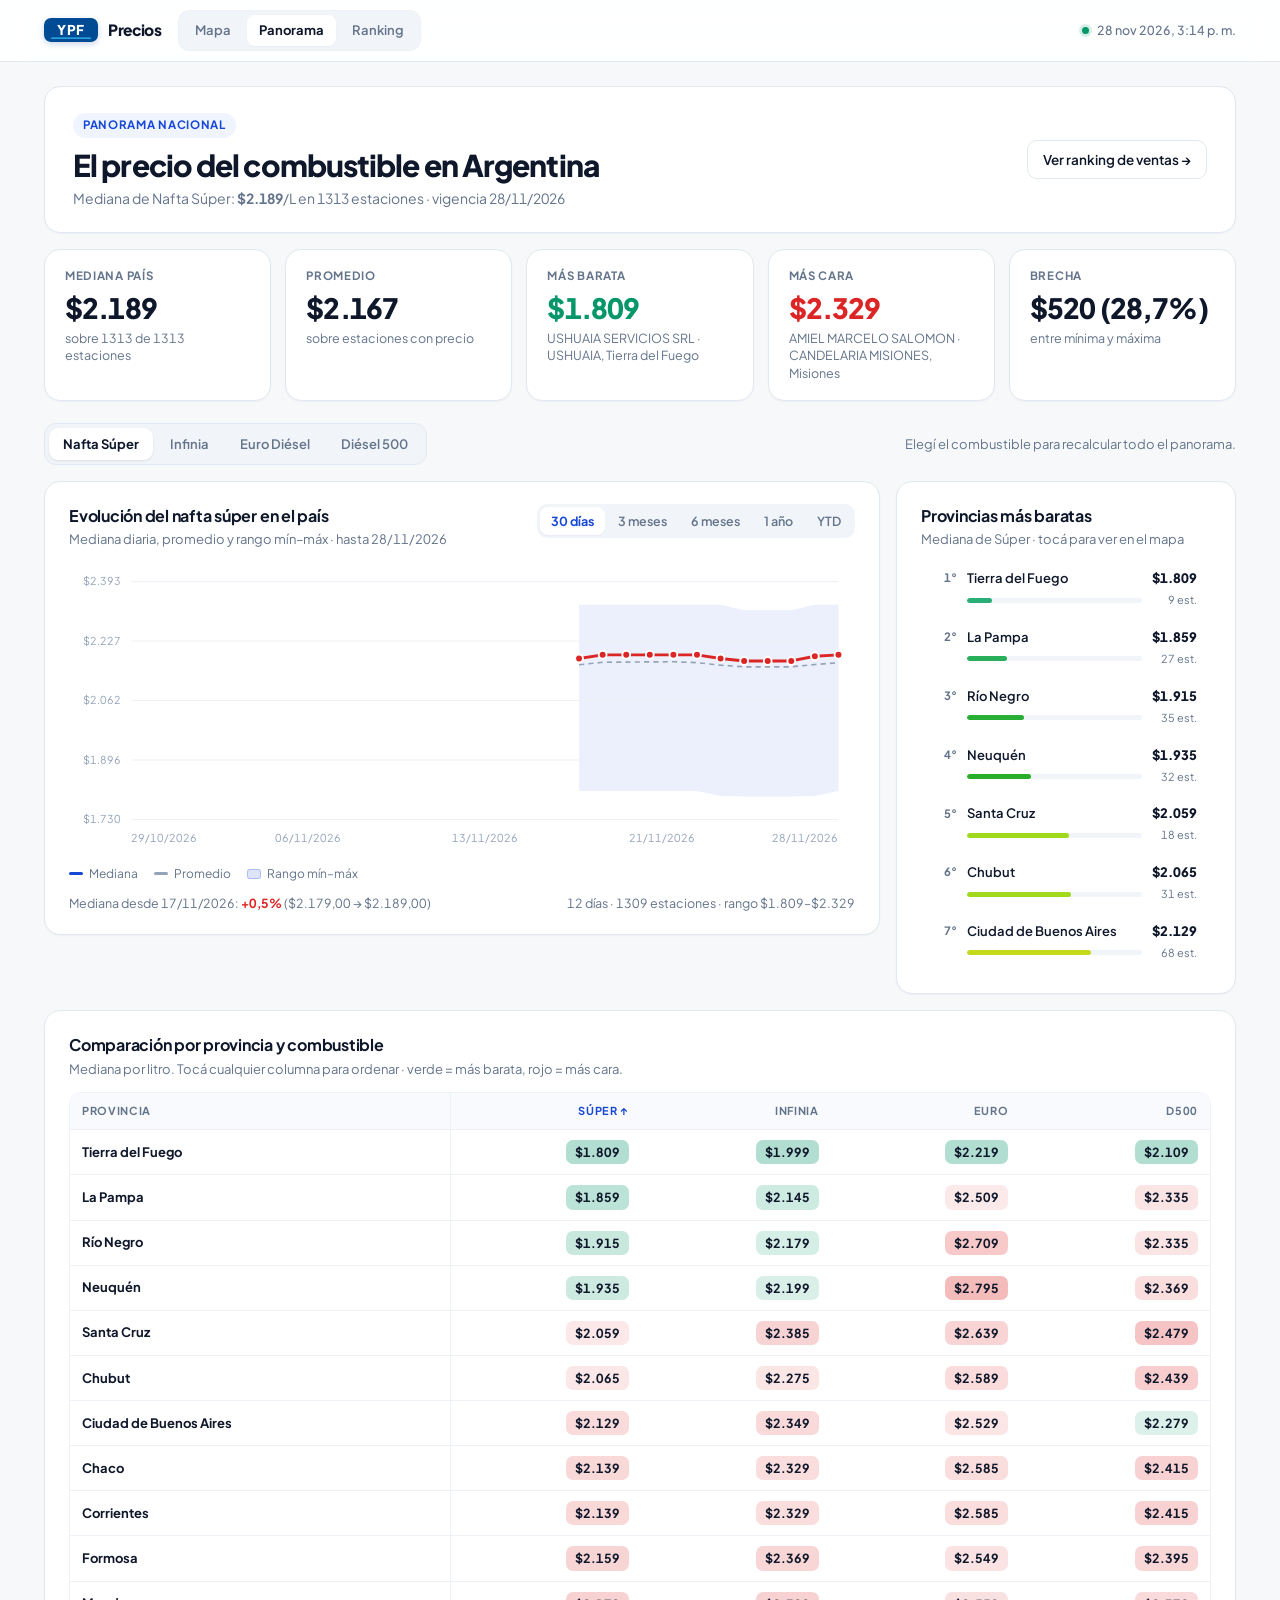
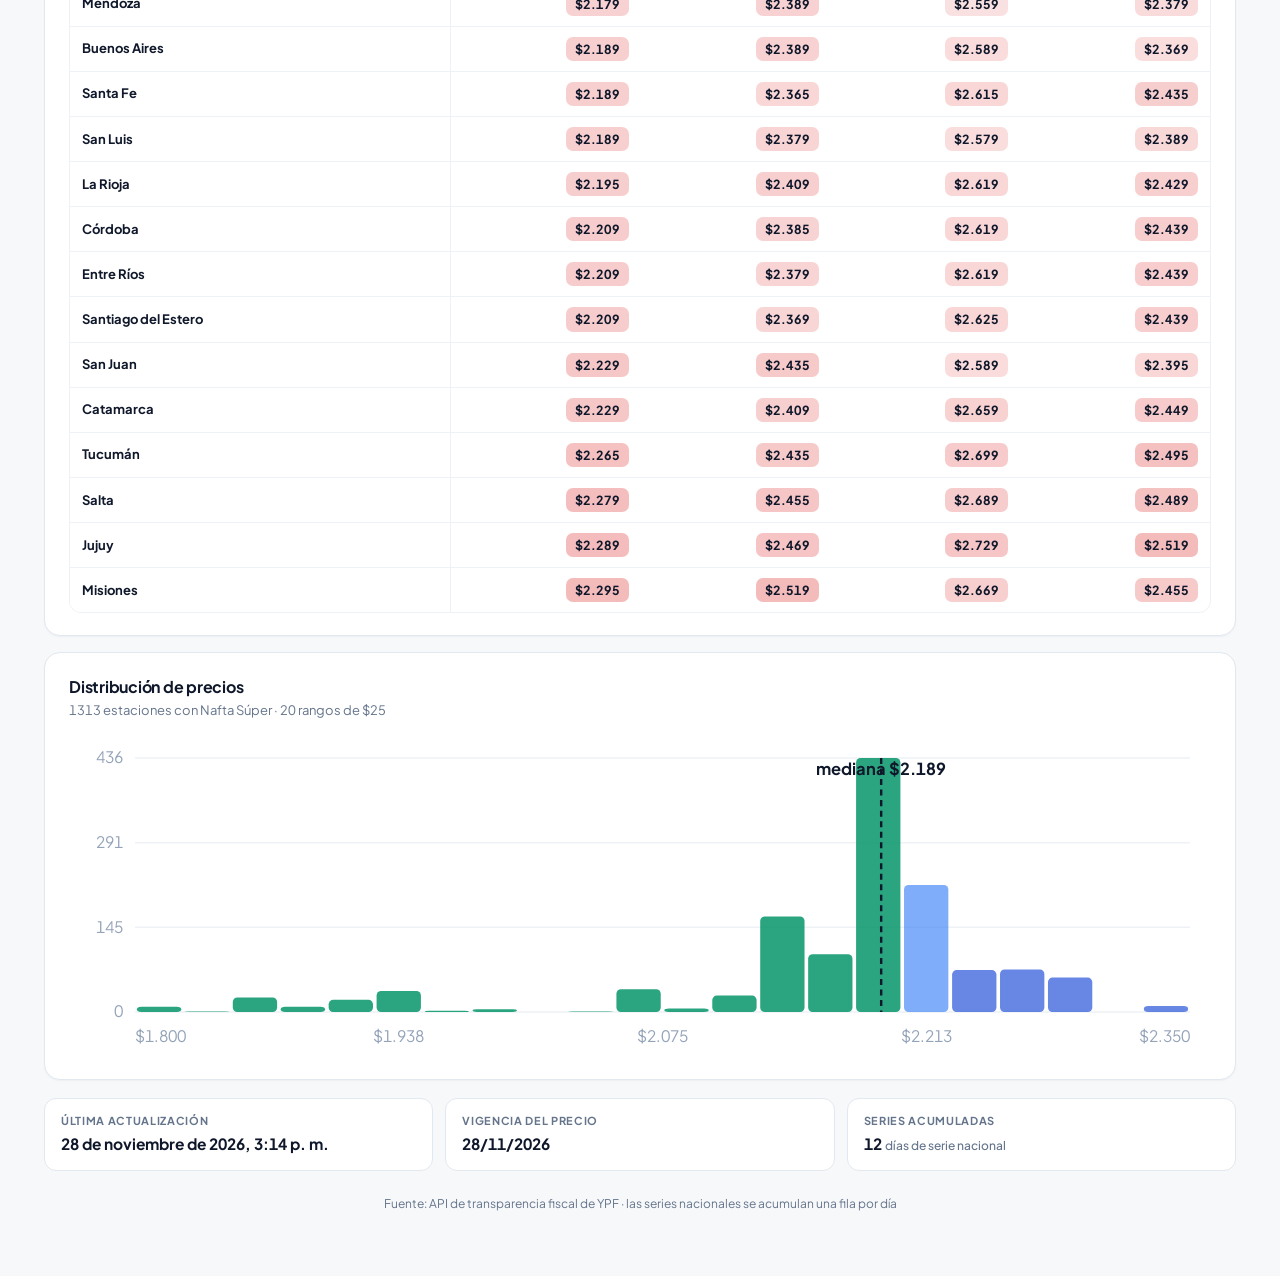
<file: docs/argentina.html>
<!DOCTYPE html>
<html lang="es-AR">
<head>
<meta charset="UTF-8">
<meta name="viewport" content="width=device-width, initial-scale=1">
<title>Panorama nacional · Precios YPF</title>
<link rel="preconnect" href="https://fonts.googleapis.com">
<link rel="preconnect" href="https://fonts.gstatic.com" crossorigin>
<link href="https://fonts.googleapis.com/css2?family=Plus+Jakarta+Sans:wght@400;500;600;700;800&display=swap" rel="stylesheet">
<link rel="stylesheet" href="styles.css">
<style>
  .dash-grid {
    display: grid;
    grid-template-columns: 1fr 340px;
    gap: 16px;
    align-items: start;
  }

  .lgd {
    display: flex;
    gap: 16px;
    margin-top: 12px;
    font-size: 12px;
    color: var(--muted);
    flex-wrap: wrap;
  }
  .lgd span { display: inline-flex; align-items: center; gap: 6px; }
  .lgd i { display: inline-block; width: 14px; height: 3px; border-radius: 2px; }
  .lgd .band {
    width: 14px;
    height: 10px;
    border-radius: 3px;
    background: rgba(23, 71, 214, 0.14);
    border: 1px solid rgba(23, 71, 214, 0.25);
  }

  /* Province Ranking */
  .rank-list {
    display: grid;
    gap: 4px;
    margin-top: 12px;
    max-height: 410px;
    overflow-y: auto;
    padding-right: 4px;
  }
  .rank-row {
    display: grid;
    grid-template-columns: 26px 1fr auto;
    gap: 4px 10px;
    align-items: center;
    padding: 8px 10px;
    border-radius: 10px;
    text-decoration: none;
    color: inherit;
    transition: background 0.12s;
  }
  .rank-row:hover { background: var(--surface-2); }
  .rank-pos {
    font-size: 11.5px;
    font-weight: 700;
    color: var(--muted);
    text-align: right;
  }
  .rank-name {
    font-size: 13px;
    font-weight: 600;
    white-space: nowrap;
    overflow: hidden;
    text-overflow: ellipsis;
  }
  .rank-val {
    font-size: 13px;
    font-weight: 800;
    text-align: right;
  }
  .rank-bar-wrap {
    grid-column: 2;
    height: 5px;
    border-radius: 999px;
    background: var(--surface-2);
    overflow: hidden;
  }
  .rank-bar-wrap i {
    display: block;
    height: 100%;
    border-radius: 999px;
  }
  .rank-cnt {
    font-size: 11px;
    color: var(--muted);
    text-align: right;
  }

  /* Sortable Matrix Table */
  .table-scroll {
    overflow-x: auto;
    margin-top: 14px;
    border: 1px solid var(--line-soft);
    border-radius: 12px;
  }
  table.mx-table {
    width: 100%;
    border-collapse: separate;
    border-spacing: 0;
    font-size: 13px;
  }
  .mx-table th, .mx-table td {
    padding: 10px 12px;
    text-align: right;
    border-bottom: 1px solid var(--line-soft);
    white-space: nowrap;
  }
  .mx-table tr:last-child td { border-bottom: 0; }
  .mx-table th {
    font-size: 11px;
    text-transform: uppercase;
    letter-spacing: 0.06em;
    color: var(--muted);
    font-weight: 700;
    background: var(--surface-hover);
    cursor: pointer;
    user-select: none;
  }
  .mx-table th:hover { color: var(--ink); }
  .mx-table th.sorted { color: var(--brand); }
  .mx-table th:first-child, .mx-table td:first-child {
    position: sticky;
    left: 0;
    z-index: 2;
    text-align: left;
    font-weight: 700;
    background: var(--surface);
    border-right: 1px solid var(--line-soft);
  }
  .mx-table th:first-child { background: var(--surface-hover); z-index: 3; }
  .mx-table tbody tr:hover td:first-child { background: var(--surface-hover); }
  .mx-table tbody tr:hover td { background: var(--surface-hover); }
  .mx-table td a.prov-lnk {
    text-decoration: none;
    color: var(--ink);
  }
  .mx-table td a.prov-lnk:hover { color: var(--brand); text-decoration: underline; }
  .mx-pill {
    display: inline-block;
    padding: 3px 9px;
    border-radius: 7px;
    font-weight: 700;
    font-size: 12.5px;
  }

  @media (max-width: 960px) {
    .dash-grid { grid-template-columns: 1fr; }
  }
</style>
</head>
<body>
<div id="topbar-root"></div>

<main class="page-wrap">
  <section class="card hero-card">
    <div>
      <span class="hero-eyebrow">Panorama nacional</span>
      <h1>El precio del combustible en Argentina</h1>
      <div class="hero-desc" id="sub">Cargando datos nacionales…</div>
    </div>
    <a class="btn" href="ranking.html">Ver ranking de ventas →</a>
  </section>

  <section class="kpi-grid cols-5" aria-label="Indicadores nacionales">
    <div class="kpi"><div class="kpi-label">Mediana país</div><div class="kpi-val" id="k1">—</div><div class="kpi-sub" id="d1">—</div></div>
    <div class="kpi"><div class="kpi-label">Promedio</div><div class="kpi-val" id="k2">—</div><div class="kpi-sub">sobre estaciones con precio</div></div>
    <div class="kpi"><div class="kpi-label">Más barata</div><div class="kpi-val down" id="k3">—</div><div class="kpi-sub" id="d3">—</div></div>
    <div class="kpi"><div class="kpi-label">Más cara</div><div class="kpi-val up" id="k4">—</div><div class="kpi-sub" id="d4">—</div></div>
    <div class="kpi"><div class="kpi-label">Brecha</div><div class="kpi-val" id="k5">—</div><div class="kpi-sub">entre mínima y máxima</div></div>
  </section>

  <div class="toolbar-row">
    <div class="seg" id="seg" role="tablist" aria-label="Combustible"></div>
    <span class="panel-sub" style="margin:0">Elegí el combustible para recalcular todo el panorama.</span>
  </div>

  <div class="dash-grid">
    <section class="card panel">
      <div class="panel-head">
        <div>
          <h2 id="chtitle">Evolución del precio en el país</h2>
          <div class="panel-sub" id="chsub">—</div>
        </div>
        <div class="chips" id="chips" role="tablist" aria-label="Período"></div>
      </div>
      <div class="chart-box" id="chart"><div class="ctip" id="tip"></div></div>
      <div class="lgd">
        <span><i style="background:#1747d6"></i>Mediana</span>
        <span><i style="background:#94a3b8;background-image:repeating-linear-gradient(90deg,#94a3b8 0 5px,transparent 5px 9px)"></i>Promedio</span>
        <span><i class="band"></i>Rango mín–máx</span>
      </div>
      <div class="cfoot"><span id="cfootL">—</span><span id="cfootR">—</span></div>
    </section>

    <aside class="card panel">
      <div class="panel-head">
        <div>
          <h2>Provincias más baratas</h2>
          <div class="panel-sub">Mediana de <span id="rngfuel">Súper</span> · tocá para ver en el mapa</div>
        </div>
      </div>
      <div class="rank-list" id="rank"></div>
    </aside>
  </div>

  <section class="card panel" style="margin-top:16px">
    <div class="panel-head">
      <div>
        <h2>Comparación por provincia y combustible</h2>
        <div class="panel-sub">Mediana por litro. Tocá cualquier columna para ordenar · verde = más barata, rojo = más cara.</div>
      </div>
    </div>
    <div class="table-scroll">
      <table class="mx-table" id="mx"><tbody></tbody></table>
    </div>
  </section>

  <section class="card panel" style="margin-top:16px">
    <div class="panel-head">
      <div>
        <h2>Distribución de precios</h2>
        <div class="panel-sub" id="distsub">—</div>
      </div>
    </div>
    <div class="chart-box" id="dist"><div class="ctip" id="dtip"></div></div>
  </section>

  <section class="foot-meta">
    <div class="m"><div class="k">Última actualización</div><div class="v" id="m1">—</div></div>
    <div class="m"><div class="k">Vigencia del precio</div><div class="v" id="m2">—</div></div>
    <div class="m"><div class="k">Series acumuladas</div><div class="v" id="m3">—</div></div>
  </section>

  <p class="credit">Fuente: API de transparencia fiscal de YPF · las series nacionales se acumulan una fila por día</p>
</main>

<script src="shared.js"></script>
<script>
(() => {
  const { FUELS, FKEYS, RANGE, $, money, money2, pct, f2, esc, DAY, T, iso, med, fmtDateLong, fmtDateShort, renderTopbar } = window.YPF;

  $('#topbar-root').innerHTML = renderTopbar('argentina',
    `<div class="topbar-meta"><span class="live-dot"></span><span id="when">Cargando…</span></div>`
  );

  let ST = [], SERIE = [], HOY = '', fuel = 'NS', range = '30d', sortCol = 'NS', sortAsc = true;

  const porProv = () => {
    const o = {};
    for (const e of ST) {
      for (const k of FKEYS) {
        const p = e.n[k];
        if (p != null) (o[e.p] = o[e.p] || {})[k] = (o[e.p][k] || []).concat(p);
      }
    }
    return o;
  };

  const serieFuel = () => SERIE.filter(r => r.p === fuel).sort((a, b) => a.f < b.f ? -1 : 1);

  function bounds(r) {
    const hoy = T(HOY);
    let from;
    if (r === '30d') from = hoy - 30 * DAY;
    else if (r === '3m') from = hoy - 91 * DAY;
    else if (r === '6m') from = hoy - 182 * DAY;
    else if (r === '1y') from = hoy - 365 * DAY;
    else from = Date.parse(HOY.slice(0, 4) + '-01-01T12:00:00');
    return [from, hoy];
  }

  /* ── Gráfico nacional ── */
  function drawChart() {
    const s = serieFuel(), [from, to] = bounds(range);
    const pts = s.filter(r => T(r.f) >= from), box = $('#chart');
    const W = 760, H = 280, L = 60, R = 16, TP = 18, B = 32, base = H - B;
    if (pts.length < 1) {
      box.innerHTML = '<div class="ctip" id="tip"></div><div class="nodata">Sin datos en este período.<br><small>La serie nacional se acumula una fila por día.</small></div>';
      $('#cfootL').textContent = 'Sin datos en el período.';
      $('#cfootR').textContent = '';
      return;
    }
    const ini = pts[0], fin = pts[pts.length - 1];
    const ymin = Math.min(...pts.map(r => Math.min(r.min, ini.med * 0.98)));
    const ymax = Math.max(...pts.map(r => Math.max(r.max, ini.med * 1.02)));
    const pad = (ymax - ymin) * 0.12 || 10, lo = ymin - pad, hi = ymax + pad;
    const X = t => (L + (t - from) / ((to - from) || DAY) * (W - L - R)).toFixed(1);
    const Y = v => (TP + (hi - v) / (hi - lo) * (base - TP)).toFixed(1);
    const line = k => pts.map((r, i) => (i ? 'L' : 'M') + X(T(r.f)) + ',' + Y(r[k])).join('');
    const band = `M${X(T(pts[0].f))},${Y(pts[0].max)}` + pts.slice(1).map(r => `L${X(T(r.f))},${Y(r.max)}`).join('')
      + pts.slice().reverse().map(r => `L${X(T(r.f))},${Y(r.min)}`).join('') + 'Z';

    let g = '';
    for (let i = 0; i <= 4; i++) {
      const v = hi - (hi - lo) * i / 4, y = Y(v);
      g += `<line x1="${L}" x2="${W - R}" y1="${y}" y2="${y}" stroke="#eef2f6"/>` +
           `<text x="${L - 10}" y="${(+y + 3.5).toFixed(1)}" text-anchor="end" font-size="10.5" fill="#94a3b8">${money(Math.round(v))}</text>`;
    }
    for (let i = 0; i <= 4; i++) {
      const t = from + (to - from) * i / 4, x = X(t);
      g += `<text x="${x}" y="${H - 10}" text-anchor="${i === 0 ? 'start' : i === 4 ? 'end' : 'middle'}" font-size="10.5" fill="#94a3b8">${f2(iso(t))}</text>`;
    }

    const ch = (fin.med / ini.med - 1) * 100;
    const col = ch > 0.05 ? '#dc2626' : ch < -0.05 ? '#059669' : '#1747d6';

    box.innerHTML = `<svg viewBox="0 0 ${W} ${H}" role="img" aria-label="Evolución nacional">
      <path d="${band}" fill="rgba(23,71,214,0.08)"/>
      ${g}
      <path d="${line('med')}" fill="none" stroke="${col}" stroke-width="2.8" stroke-linejoin="round" stroke-linecap="round"/>
      <path d="${line('avg')}" fill="none" stroke="#94a3b8" stroke-width="1.6" stroke-dasharray="5 4"/>
      <line id="cross" x1="0" x2="0" y1="${TP}" y2="${base}" stroke="#0f172a" stroke-opacity=".2" stroke-dasharray="3 3" opacity="0"/>
      <circle id="cdot" r="5.5" fill="#fff" stroke="${col}" stroke-width="3" opacity="0"/>
      ${pts.map(r => `<circle cx="${X(T(r.f))}" cy="${Y(r.med)}" r="3.8" fill="${col}" stroke="#fff" stroke-width="1.8"/>`).join('')}
      <rect id="hit" x="${L}" y="${TP}" width="${W - L - R}" height="${base - TP}" fill="transparent" style="cursor:crosshair"/>
    </svg><div class="ctip" id="tip"></div>`;

    $('#cfootL').innerHTML = `Mediana desde ${f2(ini.f)}: <b class="${ch > 0 ? 'up' : ch < -0.05 ? 'down' : ''}">${pct(ch)}</b> (${money2(ini.med)} → ${money2(fin.med)})`;
    $('#cfootR').innerHTML = `${pts.length} ${pts.length === 1 ? 'día' : 'días'} · ${ini.e} estaciones · rango ${money(ini.min)}–${money(ini.max)}`;

    const svg = box.querySelector('svg'), cross = box.querySelector('#cross'), dot = box.querySelector('#cdot'), tip = box.querySelector('#tip');
    box.querySelector('#hit').addEventListener('pointermove', e => {
      const r = svg.getBoundingClientRect(), k = W / r.width, x = Math.max(L, Math.min(W - R, (e.clientX - r.left) * k));
      const t = from + (x - L) / (W - L - R) * (to - from);
      let i = 0; pts.forEach((p, j) => { if (T(p.f) <= t) i = j; });
      const px = X(T(pts[i].f)), py = Y(pts[i].med);
      cross.setAttribute('x1', px); cross.setAttribute('x2', px); cross.setAttribute('opacity', '1');
      dot.setAttribute('cx', px); dot.setAttribute('cy', py); dot.setAttribute('opacity', '1');
      tip.innerHTML = `<b>${money2(pts[i].med)}</b><span>${f2(pts[i].f)} · mín ${money(pts[i].min)} / máx ${money(pts[i].max)}</span>`;
      tip.style.left = (+px) / k + 'px';
      tip.style.top = (+py) * (r.height / H) + 'px';
      tip.classList.add('show');
    });
    box.addEventListener('pointerleave', () => {
      cross.setAttribute('opacity', '0'); dot.setAttribute('opacity', '0'); tip.classList.remove('show');
    });
  }

  /* ── Ranking de provincias (clickable -> mapa filtrado) ── */
  function drawRank() {
    const p = porProv();
    const filas = Object.entries(p)
      .map(([prov, v]) => [prov, med(v[fuel] || []), v[fuel] ? v[fuel].length : 0])
      .filter(r => r[1] != null)
      .sort((a, b) => a[1] - b[1]);
    if (!filas.length) {
      $('#rank').innerHTML = '<div class="nodata" style="padding:24px 0">Sin datos.</div>';
      return;
    }
    const mn = filas[0][1], mx = filas[filas.length - 1][1], span = (mx - mn) || 1;
    $('#rank').innerHTML = filas.map(([prov, v, n], i) => {
      const t = (v - mn) / span;
      const col = t < .5 ? `hsl(${156 - t * 140}, 62%, 42%)` : `hsl(${80 - (t - .5) * 80}, 78%, 48%)`;
      const w = 14 + t * 86;
      return `<a class="rank-row" href="index.html?prov=${encodeURIComponent(prov)}&f=${encodeURIComponent(fuel)}" title="Ver ${esc(prov)} en el mapa">
        <span class="rank-pos">${i + 1}°</span>
        <span class="rank-name">${esc(prov)}</span>
        <span class="rank-val">${money(v)}</span>
        <span class="rank-bar-wrap"><i style="width:${w.toFixed(1)}%;background:${col}"></i></span>
        <span class="rank-cnt">${n} est.</span>
      </a>`;
    }).join('');
  }

  /* ── Matriz provincia × combustible (ordenable) ── */
  function drawMatrix() {
    const p = porProv();
    const provs = Object.keys(p).sort((a, b) => {
      if (sortCol === 'prov') return sortAsc ? a.localeCompare(b, 'es') : b.localeCompare(a, 'es');
      const va = med(p[a][sortCol] || []), vb = med(p[b][sortCol] || []);
      if (va == null && vb == null) return 0;
      if (va == null) return 1;
      if (vb == null) return -1;
      return sortAsc ? va - vb : vb - va;
    });
    const cols = {};
    for (const k of FKEYS) {
      const v = provs.map(x => med(p[x][k] || [])).filter(x => x != null);
      cols[k] = [Math.min(...v), Math.max(...v)];
    }
    const arrow = col => sortCol === col ? (sortAsc ? ' ↑' : ' ↓') : '';
    let h = `<thead><tr>
      <th data-col="prov" class="${sortCol === 'prov' ? 'sorted' : ''}">Provincia${arrow('prov')}</th>
      ${FKEYS.map(k => `<th data-col="${k}" class="${sortCol === k ? 'sorted' : ''}">${FUELS[k][1]}${arrow(k)}</th>`).join('')}
    </tr></thead><tbody>`;

    for (const x of provs) {
      h += `<tr><td><a class="prov-lnk" href="index.html?prov=${encodeURIComponent(x)}&f=${encodeURIComponent(fuel)}">${esc(x)}</a></td>` +
        FKEYS.map(k => {
          const v = med(p[x][k] || []);
          if (v == null) return '<td>–</td>';
          const [mn, mx] = cols[k], t = (v - mn) / ((mx - mn) || 1);
          const bg = t < .5 ? `rgba(5,150,105,${0.10 + (.5 - t) * 0.42})` : `rgba(220,38,38,${0.10 + (t - .5) * 0.42})`;
          return `<td><span class="mx-pill" style="background:${bg}">${money(v)}</span></td>`;
        }).join('') + '</tr>';
    }
    $('#mx').innerHTML = h + '</tbody>';
  }

  $('#mx').onclick = e => {
    const th = e.target.closest('th[data-col]');
    if (!th) return;
    const col = th.dataset.col;
    if (sortCol === col) sortAsc = !sortAsc;
    else { sortCol = col; sortAsc = true; }
    drawMatrix();
  };

  /* ── Histograma de distribución con tooltip interactivo ── */
  function drawDist() {
    const v = ST.map(e => e.n[fuel]).filter(x => x != null).sort((a, b) => a - b);
    const box = $('#dist');
    if (!v.length) {
      box.innerHTML = '<div class="ctip" id="dtip"></div><div class="nodata">Sin datos.</div>';
      return;
    }
    const bin = 25, mn = Math.floor(v[0] / bin) * bin, mx = Math.ceil(v[v.length - 1] / bin) * bin;
    const nb = Math.max(1, Math.round((mx - mn) / bin)), cnt = new Array(nb).fill(0);
    v.forEach(x => cnt[Math.min(nb - 1, Math.floor((x - mn) / bin))]++);
    const cmax = Math.max(...cnt), m = med(v);
    const W = 760, H = 215, L = 44, R = 14, TP = 16, B = 30, base = H - B, bw = (W - L - R) / nb;

    let g = '';
    for (let i = 0; i <= 3; i++) {
      const c = Math.round(cmax * i / 3), y = TP + (base - TP) * (1 - i / 3);
      g += `<line x1="${L}" x2="${W - R}" y1="${y}" y2="${y}" stroke="#eef2f6"/><text x="${L - 8}" y="${y + 3.5}" text-anchor="end" font-size="10.5" fill="#94a3b8">${c}</text>`;
    }
    const bars = cnt.map((c, i) => {
      const hh = c / cmax * (base - TP), x = L + i * bw, mid = mn + i * bin + bin / 2;
      const fill = mid < m ? '#059669' : mid > m + bin ? '#1747d6' : '#3b82f6';
      return `<rect class="dbar" data-i="${i}" x="${(x + 1.2).toFixed(1)}" y="${(base - hh).toFixed(1)}" width="${Math.max(2, bw - 2.4).toFixed(1)}" height="${hh.toFixed(1)}" rx="3" fill="${fill}" opacity="${mid > m ? 0.65 : 0.85}" style="cursor:pointer"/>`;
    }).join('');

    for (let i = 0; i <= 4; i++) {
      const val = mn + (mx - mn) * i / 4, x = L + (W - L - R) * i / 4;
      g += `<text x="${x}" y="${H - 10}" text-anchor="${i === 0 ? 'start' : i === 4 ? 'end' : 'middle'}" font-size="10.5" fill="#94a3b8">${money(Math.round(val))}</text>`;
    }
    const xm = L + ((m - mn) / ((mx - mn) || 1)) * (W - L - R);

    box.innerHTML = `<svg viewBox="0 0 ${W} ${H}" role="img" aria-label="Distribución de precios">${g}${bars}
      <line x1="${xm}" x2="${xm}" y1="${TP}" y2="${base}" stroke="#0f172a" stroke-width="1.6" stroke-dasharray="4 3"/>
      <text x="${xm}" y="${TP + 11}" text-anchor="middle" font-size="11" font-weight="700" fill="#0f172a">mediana ${money(m)}</text>
    </svg><div class="ctip" id="dtip"></div>`;

    $('#distsub').innerHTML = `${v.length} estaciones con ${FUELS[fuel][0]} · ${cnt.filter(c => c).length} rangos de ${money(bin)}`;

    const svg = box.querySelector('svg'), tip = box.querySelector('#dtip');
    box.addEventListener('pointermove', ev => {
      const bar = ev.target.closest('.dbar');
      if (!bar) { tip.classList.remove('show'); return; }
      const i = +bar.dataset.i, c = cnt[i];
      const r = svg.getBoundingClientRect(), k = W / r.width;
      const bx = (+bar.getAttribute('x') + +bar.getAttribute('width') / 2) / k;
      const by = (+bar.getAttribute('y')) * (r.height / H);
      tip.innerHTML = `<b>${c} ${c === 1 ? 'estación' : 'estaciones'}</b><span>${money(mn + i * bin)} – ${money(mn + (i + 1) * bin)}</span>`;
      tip.style.left = bx + 'px';
      tip.style.top = by + 'px';
      tip.classList.add('show');
    });
    box.addEventListener('pointerleave', () => tip.classList.remove('show'));
  }

  /* ── KPIs ── */
  function drawKpis() {
    const v = ST.map(e => e.n[fuel]).filter(x => x != null).sort((a, b) => a - b);
    if (!v.length) return;
    const m = med(v), avg = v.reduce((a, b) => a + b, 0) / v.length, mn = v[0], mx = v[v.length - 1];
    const bar = ST.find(e => e.n[fuel] === mn), car = ST.find(e => e.n[fuel] === mx);
    $('#k1').textContent = money(m);
    $('#d1').textContent = `sobre ${v.length} de ${ST.length} estaciones`;
    $('#k2').textContent = money(avg);
    $('#k3').textContent = money(mn);
    $('#d3').textContent = bar ? `${bar.o} · ${bar.l}, ${bar.p}` : '—';
    $('#k4').textContent = money(mx);
    $('#d4').textContent = car ? `${car.o} · ${car.l}, ${car.p}` : '—';
    $('#k5').textContent = `${money(mx - mn)} (${((mx / mn - 1) * 100).toFixed(1).replace('.', ',')}%)`;
    $('#rngfuel').textContent = FUELS[fuel][1];
    $('#chtitle').textContent = 'Evolución del ' + FUELS[fuel][0].toLowerCase() + ' en el país';
    $('#chsub').textContent = `Mediana diaria, promedio y rango mín–máx · hasta ${f2(HOY)}`;
    $('#sub').innerHTML = `Mediana de ${FUELS[fuel][0]}: <b>${money(m)}</b>/L en ${v.length} estaciones · vigencia ${f2(HOY)}`;
  }

  function render() {
    drawKpis();
    drawChart();
    drawRank();
    drawMatrix();
    drawDist();
  }

  $('#seg').innerHTML = FKEYS.map(k => `<button type="button" role="tab" data-k="${k}"${k === fuel ? ' class="on"' : ''}>${FUELS[k][0]}</button>`).join('');
  $('#chips').innerHTML = RANGE.map(([k, l]) => `<button type="button" role="tab" data-r="${k}"${k === range ? ' class="on"' : ''}>${l}</button>`).join('');

  $('#chips').onclick = e => {
    const b = e.target.closest('button[data-r]');
    if (!b) return;
    range = b.dataset.r;
    $('#chips').querySelectorAll('button').forEach(x => x.classList.toggle('on', x.dataset.r === range));
    drawChart();
  };

  $('#seg').onclick = e => {
    const b = e.target.closest('button[data-k]');
    if (!b) return;
    fuel = b.dataset.k;
    sortCol = fuel;
    sortAsc = true;
    $('#seg').querySelectorAll('button').forEach(x => x.classList.toggle('on', x.dataset.k === fuel));
    render();
  };

  Promise.all([
    fetch('data.json?' + Date.now()).then(r => r.json()),
    fetch('serie.json?' + Date.now()).then(r => r.ok ? r.json() : { nacional: [] }).catch(() => ({ nacional: [] }))
  ]).then(([d, s]) => {
    ST = d.estaciones || [];
    SERIE = s.nacional || [];
    HOY = (d.vigencia || '').slice(0, 10);
    $('#when').textContent = d.actualizado ? fmtDateShort.format(new Date(d.actualizado)) : f2(HOY);
    $('#m1').textContent = d.actualizado ? fmtDateLong.format(new Date(d.actualizado)) : f2(HOY);
    $('#m2').textContent = f2(HOY);
    const dias = new Set(SERIE.map(r => r.f)).size;
    $('#m3').innerHTML = `${dias} <small>${dias === 1 ? 'día' : 'días'} de serie nacional</small>`;
    render();
  }).catch(() => {
    $('#sub').textContent = 'No se pudieron cargar los datos. Serví la carpeta con: python -m http.server 8000';
  });
})();
</script>
</body>
</html>
</file>
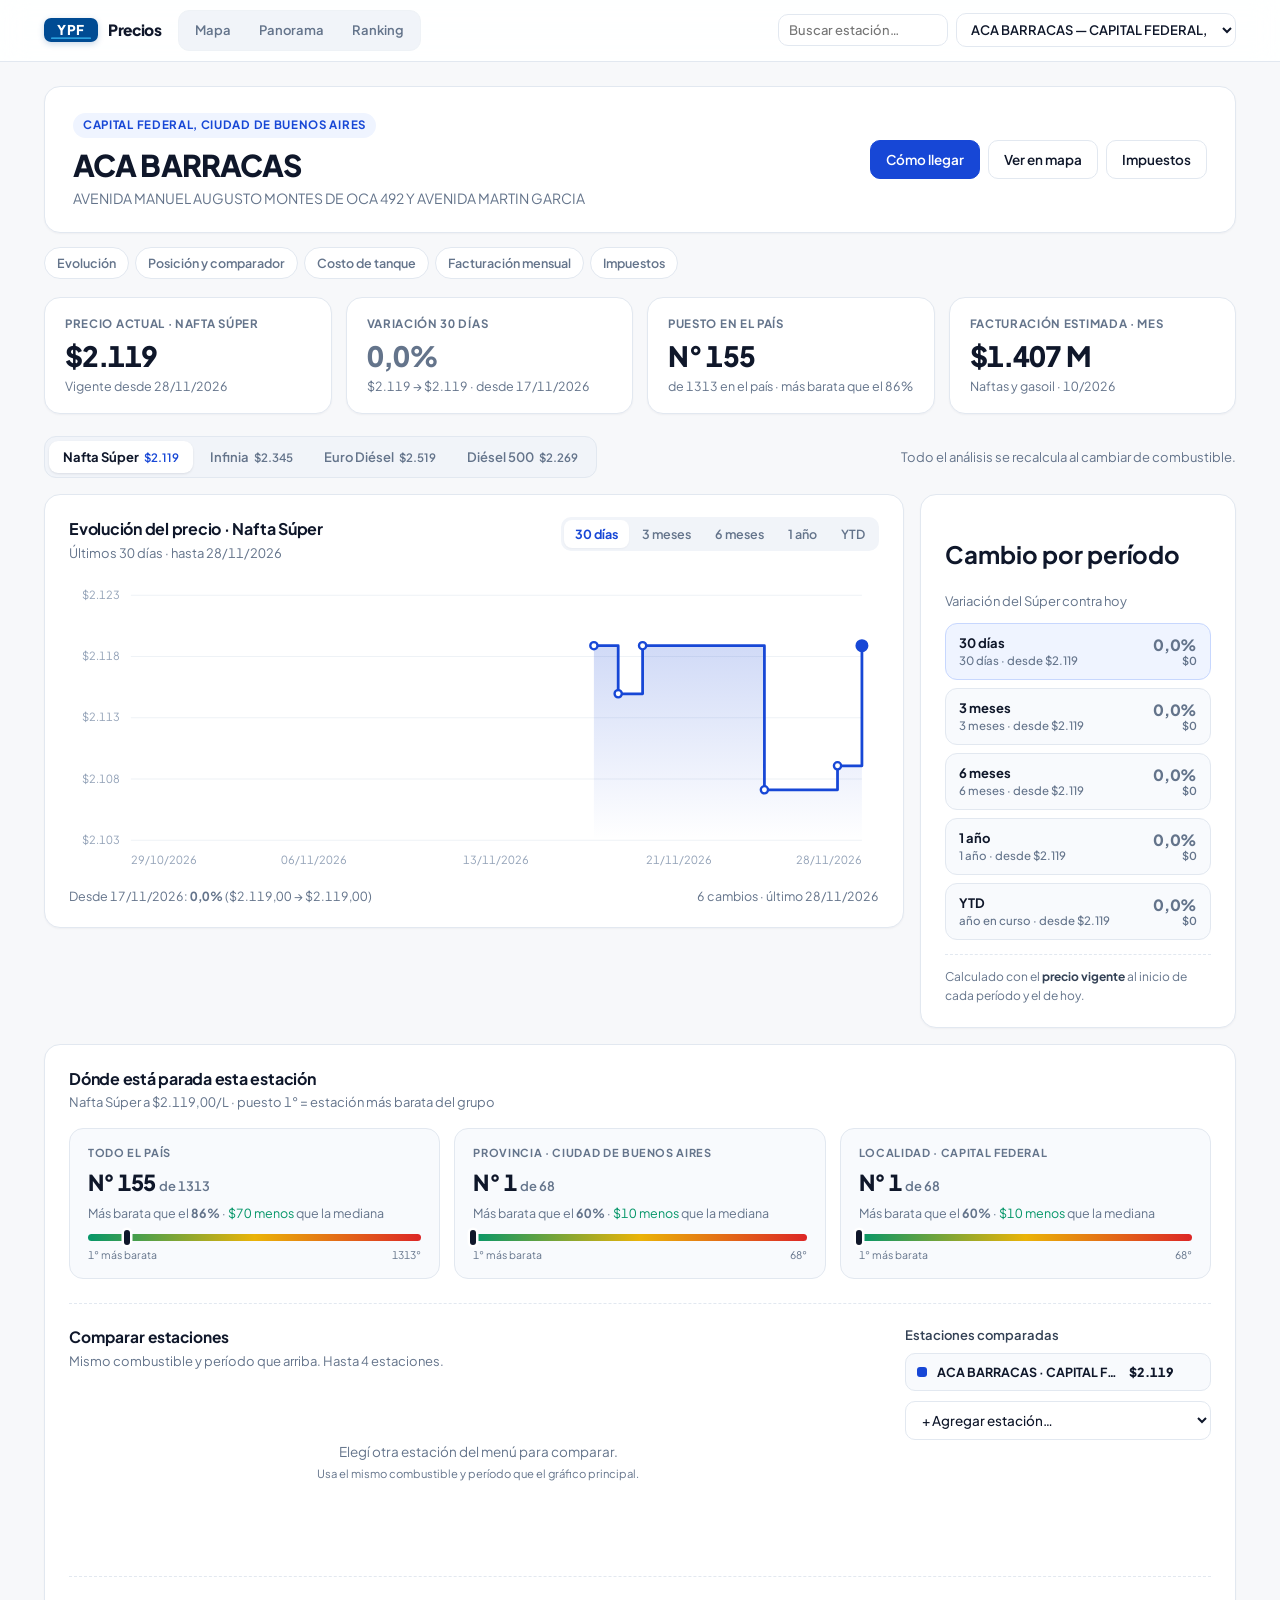
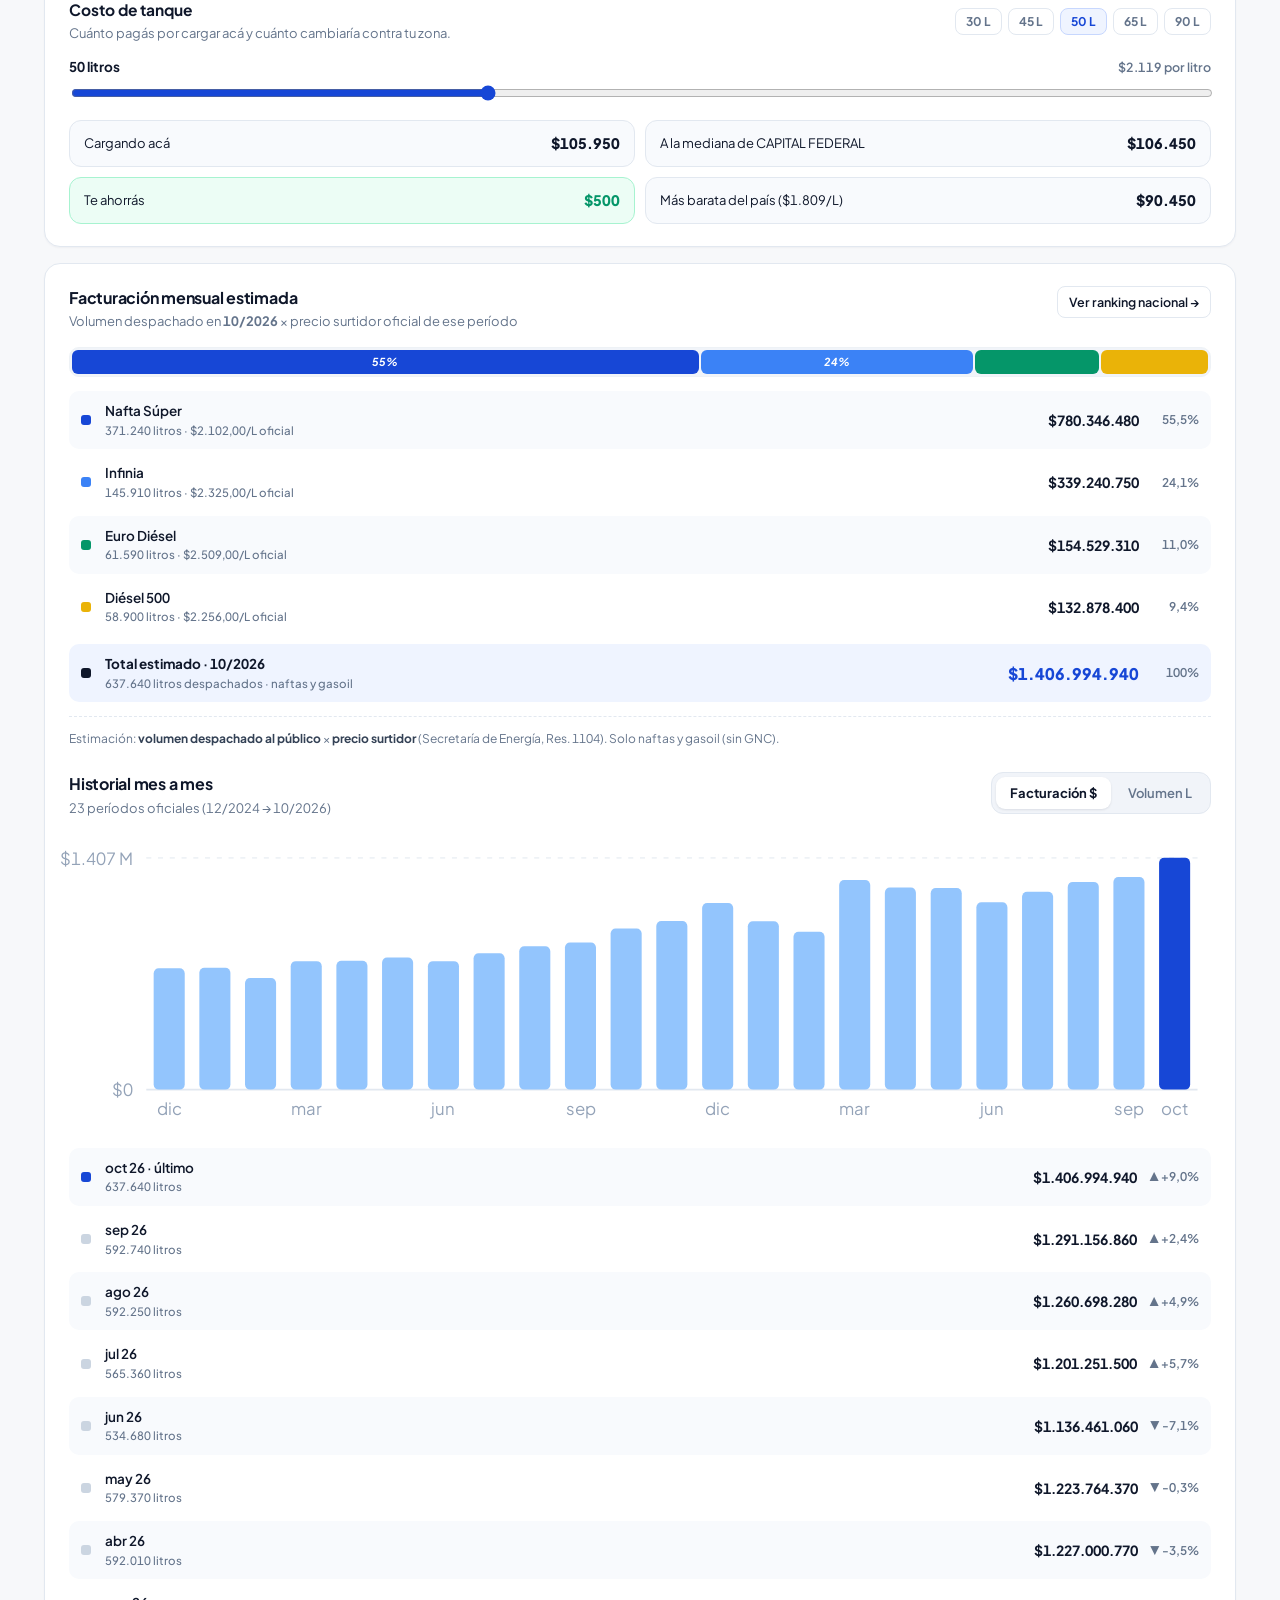
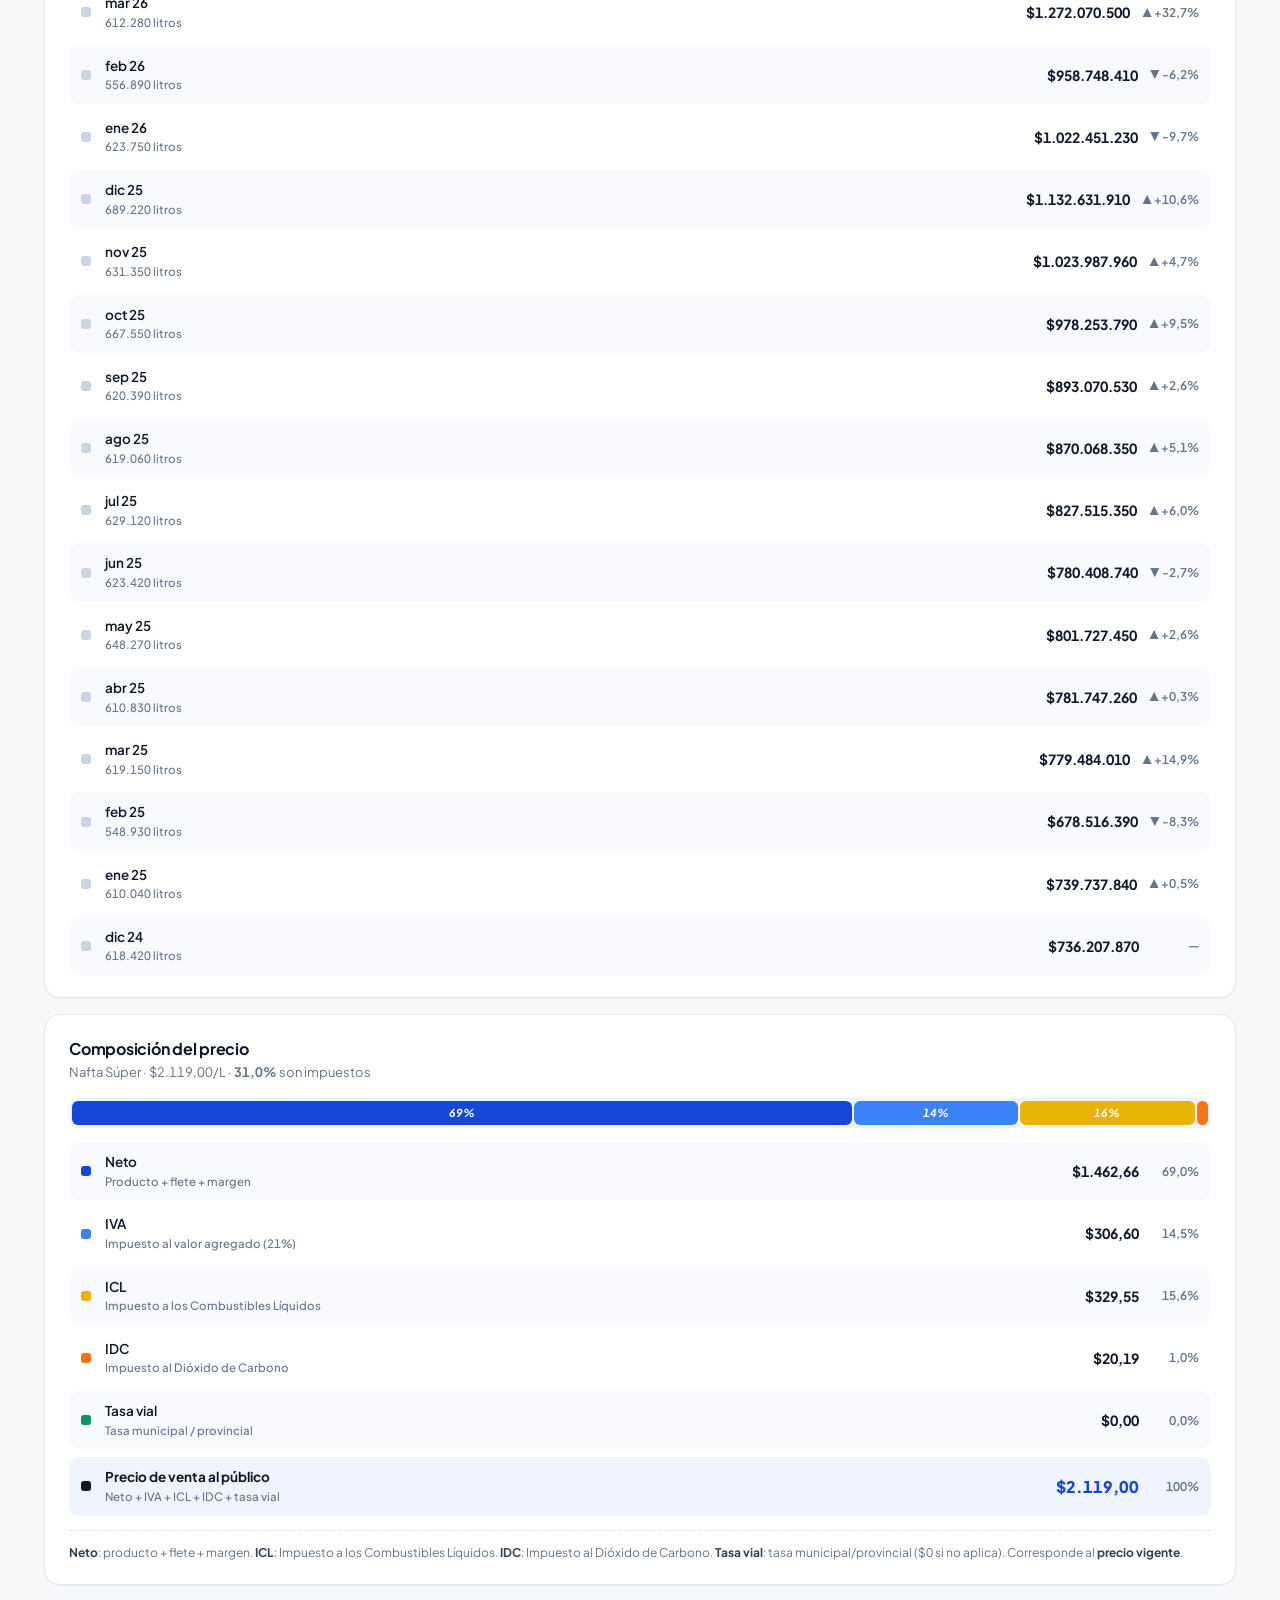
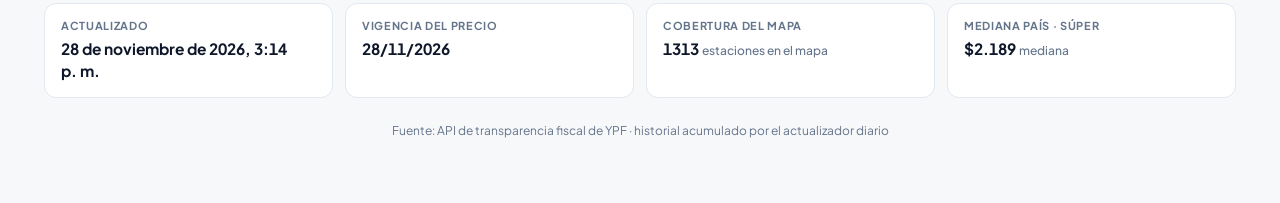
<file: docs/estacion.html>
<!DOCTYPE html>
<html lang="es-AR">
<head>
<meta charset="UTF-8">
<meta name="viewport" content="width=device-width, initial-scale=1">
<title>Análisis por estación · Precios YPF</title>
<link rel="preconnect" href="https://fonts.googleapis.com">
<link rel="preconnect" href="https://fonts.gstatic.com" crossorigin>
<link href="https://fonts.googleapis.com/css2?family=Plus+Jakarta+Sans:wght@400;500;600;700;800&display=swap" rel="stylesheet">
<link rel="stylesheet" href="styles.css">
<style>
  .pick-box {
    display: flex;
    gap: 8px;
    align-items: center;
  }
  .pick-box .input {
    width: 170px;
    padding: 7px 10px;
    font-size: 13px;
  }
  .pick-box .select {
    max-width: 280px;
    padding: 7px 10px;
    font-size: 13px;
    font-weight: 600;
  }

  .hero-actions {
    display: flex;
    gap: 8px;
    flex-wrap: wrap;
    align-items: center;
  }

  .jump-pills {
    display: flex;
    gap: 6px;
    margin-top: 14px;
    overflow-x: auto;
    scrollbar-width: none;
    padding-bottom: 2px;
  }
  .jump-pills::-webkit-scrollbar { display: none; }
  .jump-pills a {
    text-decoration: none;
    font-size: 12.5px;
    font-weight: 600;
    color: var(--muted);
    background: var(--surface);
    border: 1px solid var(--line);
    padding: 6px 12px;
    border-radius: 999px;
    white-space: nowrap;
    transition: all 0.14s;
  }
  .jump-pills a:hover {
    color: var(--ink);
    border-color: #cbd5e1;
  }

  .seg-price {
    font-size: 11.5px;
    font-weight: 600;
    color: var(--muted);
    margin-left: 5px;
  }
  .seg button.on .seg-price {
    color: var(--brand);
  }

  .evo-grid {
    display: grid;
    grid-template-columns: 1fr 316px;
    gap: 16px;
    align-items: start;
  }

  .rng-list {
    display: grid;
    gap: 8px;
    margin-top: 12px;
  }
  .rng-btn {
    display: grid;
    grid-template-columns: 1fr auto;
    gap: 10px;
    align-items: center;
    padding: 11px 13px;
    border-radius: 12px;
    background: var(--surface-hover);
    border: 1px solid var(--line);
    cursor: pointer;
    text-align: left;
    color: inherit;
    width: 100%;
    transition: border-color 0.14s, background 0.14s;
  }
  .rng-btn:hover { border-color: #cbd5e1; }
  .rng-btn.sel {
    background: var(--brand-soft);
    border-color: var(--brand-border);
  }
  .rng-btn .lbl { font-size: 13px; font-weight: 700; }
  .rng-btn .lbl small {
    display: block;
    font-weight: 500;
    font-size: 11.5px;
    color: var(--muted);
    margin-top: 2px;
  }
  .rng-btn .pct {
    font-size: 15.5px;
    font-weight: 800;
    letter-spacing: -0.02em;
    text-align: right;
  }
  .rng-btn .pct small {
    display: block;
    font-size: 11px;
    font-weight: 600;
    color: var(--muted);
    letter-spacing: 0;
  }

  /* Posición en el mercado */
  .pos-grid {
    display: grid;
    grid-template-columns: repeat(3, minmax(0, 1fr));
    gap: 14px;
    margin-top: 16px;
  }
  .pos-card {
    padding: 16px 18px;
    border-radius: 14px;
    background: var(--surface-hover);
    border: 1px solid var(--line);
  }
  .pos-card .k {
    font-size: 11px;
    font-weight: 700;
    text-transform: uppercase;
    letter-spacing: 0.06em;
    color: var(--muted);
    overflow: hidden;
    text-overflow: ellipsis;
    white-space: nowrap;
  }
  .pos-card .big {
    font-size: 22px;
    font-weight: 800;
    letter-spacing: -0.025em;
    margin-top: 6px;
  }
  .pos-card .big small {
    font-size: 13px;
    font-weight: 600;
    color: var(--muted);
    letter-spacing: 0;
  }
  .pos-card .sub {
    font-size: 12.5px;
    color: var(--muted);
    margin-top: 5px;
    line-height: 1.45;
  }
  .pos-track {
    position: relative;
    height: 7px;
    border-radius: 999px;
    background: linear-gradient(90deg, var(--s0), var(--s2), var(--s4));
    margin-top: 12px;
  }
  .pos-track i {
    position: absolute;
    top: -4px;
    width: 6px;
    height: 15px;
    border-radius: 3px;
    background: var(--ink);
    box-shadow: 0 0 0 2.5px #fff;
  }
  .pos-ends {
    display: flex;
    justify-content: space-between;
    font-size: 10.5px;
    color: var(--muted);
    margin-top: 6px;
  }

  /* Comparador */
  .cmp-grid {
    display: grid;
    grid-template-columns: 1fr 306px;
    gap: 18px;
    margin-top: 24px;
    padding-top: 22px;
    border-top: 1px dashed var(--line);
    align-items: start;
  }
  .ser-list {
    display: grid;
    gap: 6px;
    margin-top: 8px;
  }
  .ser-item {
    display: grid;
    grid-template-columns: 11px 1fr auto auto;
    gap: 9px;
    align-items: center;
    padding: 9px 11px;
    border-radius: 10px;
    background: var(--surface-hover);
    border: 1px solid var(--line);
    font-size: 12.5px;
  }
  .ser-item .sw { width: 10px; height: 10px; border-radius: 3px; }
  .ser-item .nm { font-weight: 700; white-space: nowrap; overflow: hidden; text-overflow: ellipsis; }
  .ser-item .pc { font-weight: 800; }
  .ser-item .x {
    border: 0;
    background: transparent;
    color: var(--subtle);
    cursor: pointer;
    font-size: 14px;
    line-height: 1;
    padding: 2px 5px;
    border-radius: 6px;
  }
  .ser-item .x:hover { color: var(--up); background: var(--up-soft); }
  .cmp-grid .select { margin-top: 10px; }

  /* Calculadora de tanque */
  .tank-box {
    margin-top: 24px;
    padding-top: 22px;
    border-top: 1px dashed var(--line);
  }
  .tank-head {
    display: flex;
    align-items: center;
    justify-content: space-between;
    gap: 12px;
    flex-wrap: wrap;
  }
  .tank-presets {
    display: flex;
    gap: 6px;
    flex-wrap: wrap;
  }
  .tank-presets button {
    border: 1px solid var(--line);
    background: var(--surface);
    color: var(--muted);
    font-size: 12px;
    font-weight: 700;
    padding: 5px 10px;
    border-radius: 8px;
    cursor: pointer;
    transition: all 0.14s;
  }
  .tank-presets button.on {
    background: var(--brand-soft);
    border-color: var(--brand-border);
    color: var(--brand);
  }
  .tank-lit {
    display: flex;
    justify-content: space-between;
    align-items: baseline;
    font-size: 13.5px;
    font-weight: 700;
    margin: 14px 0 6px;
  }
  .tank-lit span:last-child { font-weight: 600; color: var(--muted); font-size: 12.5px; }
  .tank-box input[type="range"] {
    width: 100%;
    accent-color: var(--brand);
    cursor: pointer;
  }
  .tank-res {
    margin-top: 14px;
    display: grid;
    grid-template-columns: repeat(2, minmax(0, 1fr));
    gap: 10px;
  }
  .tank-rr {
    display: flex;
    justify-content: space-between;
    align-items: center;
    gap: 12px;
    font-size: 13px;
    padding: 12px 14px;
    border-radius: 12px;
    background: var(--surface-hover);
    border: 1px solid var(--line);
  }
  .tank-rr b { font-weight: 800; white-space: nowrap; font-size: 14.5px; }
  .tank-rr.win {
    background: var(--down-soft);
    border-color: #a7f3d0;
  }

  @media (max-width: 960px) {
    .evo-grid, .cmp-grid, .pos-grid, .tank-res {
      grid-template-columns: 1fr;
    }
    .pick-box {
      width: 100%;
      order: 4;
    }
    .pick-box .input { width: 120px; }
    .pick-box .select { flex: 1; max-width: none; }
  }
</style>
</head>
<body>
<div id="topbar-root"></div>

<main class="page-wrap">
  <section class="card hero-card">
    <div>
      <span class="hero-eyebrow" id="loc-eyebrow">Estación YPF</span>
      <h1 id="op">Cargando…</h1>
      <div class="hero-desc" id="addr">—</div>
    </div>
    <div class="hero-actions">
      <a class="btn btn-primary" id="gmap" target="_blank" rel="noopener">Cómo llegar</a>
      <a class="btn" id="onmap" href="index.html">Ver en mapa</a>
      <a class="btn" href="#impuestos">Impuestos</a>
    </div>
  </section>

  <nav class="jump-pills" aria-label="Secciones de la estación">
    <a href="#evolucion">Evolución</a>
    <a href="#mercado">Posición y comparador</a>
    <a href="#tanque">Costo de tanque</a>
    <a href="#facturacion">Facturación mensual</a>
    <a href="#impuestos">Impuestos</a>
  </nav>

  <section class="kpi-grid cols-4" aria-label="Indicadores de la estación">
    <div class="kpi">
      <div class="kpi-label">Precio actual · <span id="kf">Nafta Súper</span></div>
      <div class="kpi-val" id="kprice">—</div>
      <div class="kpi-sub" id="kvig">—</div>
    </div>
    <div class="kpi">
      <div class="kpi-label">Variación <span id="kf2">30 días</span></div>
      <div class="kpi-val" id="kvar">—</div>
      <div class="kpi-sub" id="kvarsub">—</div>
    </div>
    <div class="kpi">
      <div class="kpi-label">Puesto en el país</div>
      <div class="kpi-val" id="kpos">—</div>
      <div class="kpi-sub" id="kpossub">—</div>
    </div>
    <div class="kpi">
      <div class="kpi-label">Facturación estimada · mes</div>
      <div class="kpi-val" id="kfac">—</div>
      <div class="kpi-sub" id="kfacsub">—</div>
    </div>
  </section>

  <div class="toolbar-row">
    <div class="seg" id="seg" role="tablist" aria-label="Combustible"></div>
    <span class="panel-sub" style="margin:0">Todo el análisis se recalcula al cambiar de combustible.</span>
  </div>

  <div class="evo-grid" id="evolucion">
    <section class="card panel">
      <div class="panel-head">
        <div>
          <h2 id="chtitle">Evolución del precio</h2>
          <div class="panel-sub" id="chsub">—</div>
        </div>
        <div class="chips" id="chips" role="tablist" aria-label="Período"></div>
      </div>
      <div class="chart-box" id="chart"><div class="ctip" id="tip"></div></div>
      <div class="cfoot"><span id="cfootL">—</span><span id="cfootR">—</span></div>
    </section>

    <aside class="card panel">
      <h2>Cambio por período</h2>
      <div class="panel-sub">Variación del <span id="rngfuel">Súper</span> contra hoy</div>
      <div class="rng-list" id="rng"></div>
      <div class="notes">Calculado con el <b>precio vigente</b> al inicio de cada período y el de hoy.</div>
    </aside>
  </div>

  <section class="card panel" style="margin-top:16px" id="mercado">
    <div class="panel-head">
      <div>
        <h2>Dónde está parada esta estación</h2>
        <div class="panel-sub" id="possub">—</div>
      </div>
    </div>
    <div class="pos-grid" id="pos"></div>

    <div class="cmp-grid">
      <div>
        <h2 style="margin:0;font-size:15.5px;font-weight:700">Comparar estaciones</h2>
        <div class="panel-sub">Mismo combustible y período que arriba. Hasta 4 estaciones.</div>
        <div class="chart-box" id="cchart"><div class="ctip" id="ctip2"></div></div>
        <div class="cfoot"><span id="ccfoot">—</span><span></span></div>
      </div>
      <aside>
        <div class="panel-sub" style="margin:0;font-weight:600;color:var(--ink-2)">Estaciones comparadas</div>
        <div class="ser-list" id="ser"></div>
        <select id="add" class="select" aria-label="Agregar estación a la comparación"></select>
      </aside>
    </div>

    <div class="tank-box" id="tanque">
      <div class="tank-head">
        <div>
          <h2 style="margin:0;font-size:15.5px;font-weight:700">Costo de tanque</h2>
          <div class="panel-sub">Cuánto pagás por cargar acá y cuánto cambiaría contra tu zona.</div>
        </div>
        <div class="tank-presets" id="tank-presets" aria-label="Tamaños de tanque comunes">
          <button type="button" data-l="30">30 L</button>
          <button type="button" data-l="45">45 L</button>
          <button type="button" data-l="50" class="on">50 L</button>
          <button type="button" data-l="65">65 L</button>
          <button type="button" data-l="90">90 L</button>
        </div>
      </div>
      <div class="tank-lit"><span id="litL">50 litros</span><span id="litP">—</span></div>
      <input type="range" id="lit" min="10" max="120" step="5" value="50" aria-label="Litros a cargar">
      <div class="tank-res" id="tres"></div>
    </div>
  </section>

  <section class="card panel" id="facturacion" style="margin-top:16px">
    <div class="panel-head">
      <div>
        <h2>Facturación mensual estimada</h2>
        <div class="panel-sub" id="facsub">—</div>
      </div>
      <a class="btn btn-sm" href="ranking.html">Ver ranking nacional →</a>
    </div>
    <div class="stack" id="facbar"></div>
    <div class="breakdown" id="fac"></div>
    <div class="notes">
      Estimación: <b>volumen despachado al público</b> × <b>precio surtidor</b> (Secretaría de Energía, Res. 1104). Solo naftas y gasoil (sin GNC).
    </div>

    <div class="panel-head" style="margin-top:24px">
      <div>
        <h2>Historial mes a mes</h2>
        <div class="panel-sub" id="facsub2">—</div>
      </div>
      <div class="seg" id="hmet" role="tablist" aria-label="Métrica del historial">
        <button type="button" role="tab" data-h="fac" class="on">Facturación $</button>
        <button type="button" role="tab" data-h="vol">Volumen L</button>
      </div>
    </div>
    <div class="chart-box" id="facchart"><div class="ctip" id="factip"></div></div>
    <div class="breakdown" id="fachist"></div>
  </section>

  <section class="card panel" id="impuestos" style="margin-top:16px">
    <div class="panel-head">
      <div>
        <h2>Composición del precio</h2>
        <div class="panel-sub" id="txsub">—</div>
      </div>
    </div>
    <div class="stack" id="stack"></div>
    <div class="breakdown" id="taxes"></div>
    <div class="notes">
      <b>Neto</b>: producto + flete + margen. <b>ICL</b>: Impuesto a los Combustibles Líquidos.
      <b>IDC</b>: Impuesto al Dióxido de Carbono. <b>Tasa vial</b>: tasa municipal/provincial ($0 si no aplica).
      Corresponde al <b>precio vigente</b>.
    </div>
  </section>

  <section class="foot-meta">
    <div class="m"><div class="k">Actualizado</div><div class="v" id="m1">—</div></div>
    <div class="m"><div class="k">Vigencia del precio</div><div class="v" id="m2">—</div></div>
    <div class="m"><div class="k">Cobertura del mapa</div><div class="v" id="m3">—</div></div>
    <div class="m"><div class="k" id="m4k">Mediana país</div><div class="v" id="m4">—</div></div>
  </section>

  <p class="credit">Fuente: API de transparencia fiscal de YPF · historial acumulado por el actualizador diario</p>
</main>

<script src="shared.js"></script>
<script>
(() => {
  const { FUELS, FKEYS, FCOL, PAL, RANGE, $, money, money2, moneyK, fmtL, pct, f2, mesLbl, esc, norm, DAY, T, iso, med, fmtDateLong, renderTopbar } = window.YPF;

  $('#topbar-root').innerHTML = renderTopbar('',
    `<div class="pick-box">
      <input type="search" id="q" class="input" placeholder="Buscar estación…" aria-label="Buscar estación">
      <select id="pick" class="select" aria-label="Elegir estación"></select>
    </div>`
  );

  let ST = [], prices = {}, VER = '', HOY = '', VOL = {}, VOLPER = [];
  let st = '', fuel = 'NS', range = '30d', HIST = {}, CMP = [], LIT = 50, HMET = 'fac';

  const pc = (p, pool) => {
    if (p == null || !pool || pool.length < 2) return null;
    const tot = pool.length;
    return { puesto: pool.filter(v => v < p).length + 1, tot, pct: pool.filter(v => v > p).length / tot * 100, med: med(pool) };
  };

  const valueAt = (s, d) => {
    let v = null;
    for (const [f, p] of s) { if (f <= d) v = p; else break; }
    return v;
  };

  function rangePts(s, from, to) {
    if (!s || !s.length) return [];
    const out = [], v0 = valueAt(s, from);
    if (v0 != null) {
      out.push([from, v0]);
      for (const [f, p] of s) if (f > from && f <= to) out.push([f, p]);
    } else {
      const i = s.findIndex(([f]) => f >= from && f <= to);
      if (i < 0) return [];
      out.push(s[i]);
      for (const [f, p] of s.slice(i + 1)) if (f <= to) out.push([f, p]);
    }
    const ultimo = out[out.length - 1][1];
    if (out[out.length - 1][0] < to) out.push([to, ultimo]);
    return out;
  }

  function bounds(r) {
    const hoy = T(HOY);
    let from;
    if (r === '30d') from = hoy - 30 * DAY;
    else if (r === '3m') from = hoy - 91 * DAY;
    else if (r === '6m') from = hoy - 182 * DAY;
    else if (r === '1y') from = hoy - 365 * DAY;
    else from = Date.parse(HOY.slice(0, 4) + '-01-01T12:00:00');
    return [from, hoy];
  }

  const serie = () => ((HIST[st] || {})[fuel] || []);
  const FULL = () => FUELS[fuel][0];

  /* ── Gráfico principal ── */
  function drawChart() {
    const s = serie(), [from, to] = bounds(range), pts = rangePts(s, iso(from), HOY);
    const box = $('#chart'), W = 760, H = 280, L = 58, R = 16, TP = 18, B = 32, base = H - B;
    if (!pts.length) {
      box.innerHTML = '<div class="ctip" id="tip"></div><div class="nodata">Sin historial registrado en este período.<br><small>El gráfico se completa a medida que el actualizador diario acumula datos.</small></div>';
      $('#cfootL').textContent = 'Sin cambios registrados en el período.';
      $('#cfootR').textContent = '';
      return;
    }
    const ts = pts.map(p => T(p[0])), vs = pts.map(p => p[1]);
    const mn = Math.min(...vs), mx = Math.max(...vs), pad = (mx - mn) || mx * .02, lo = mn - pad * .35, hi = mx + pad * .35;
    const X = t => (L + (t - from) / ((to - from) || DAY) * (W - L - R)).toFixed(1);
    const Y = v => (TP + (hi - v) / (hi - lo) * (base - TP)).toFixed(1);
    let d = 'M' + X(ts[0]) + ',' + Y(vs[0]);
    for (let i = 1; i < pts.length; i++) d += 'H' + X(ts[i]) + 'V' + Y(vs[i]);
    d += 'H' + X(Math.max(to, ts[ts.length - 1]));

    let g = '';
    for (let i = 0; i <= 4; i++) {
      const v = hi - (hi - lo) * i / 4, y = Y(v);
      g += `<line x1="${L}" x2="${W - R}" y1="${y}" y2="${y}" stroke="#eef2f6"/>` +
           `<text x="${L - 10}" y="${(+y + 3.5).toFixed(1)}" text-anchor="end" font-size="10.5" fill="#94a3b8">${money(Math.round(v))}</text>`;
    }
    for (let i = 0; i <= 4; i++) {
      const t = from + (to - from) * i / 4, x = X(t);
      g += `<text x="${x}" y="${H - 10}" text-anchor="${i === 0 ? 'start' : i === 4 ? 'end' : 'middle'}" font-size="10.5" fill="#94a3b8">${f2(iso(t))}</text>`;
    }

    const last = vs[vs.length - 1], first = vs[0], ch = first ? (last / first - 1) * 100 : 0;
    const col = ch > 0.05 ? '#dc2626' : ch < -0.05 ? '#059669' : '#1747d6';

    box.innerHTML = `<svg viewBox="0 0 ${W} ${H}" role="img" aria-label="Evolución de precios">
      <defs><linearGradient id="ac" x1="0" y1="0" x2="0" y2="1">
        <stop offset="0" stop-color="${col}" stop-opacity=".20"/><stop offset="1" stop-color="${col}" stop-opacity="0"/>
      </linearGradient></defs>
      ${g}
      <path d="${d}V${base}H${X(ts[0])}Z" fill="url(#ac)"/>
      <path d="${d}" fill="none" stroke="${col}" stroke-width="2.6" stroke-linejoin="round" stroke-linecap="round"/>
      <line id="cross" x1="0" x2="0" y1="${TP}" y2="${base}" stroke="#0f172a" stroke-opacity=".2" stroke-dasharray="3 3" opacity="0"/>
      <circle id="cdot" r="5.5" fill="#fff" stroke="${col}" stroke-width="3" opacity="0"/>
      ${pts.map((p, i) => `<circle cx="${X(ts[i])}" cy="${Y(vs[i])}" r="${i === pts.length - 1 ? 5 : 3.4}" fill="${i === pts.length - 1 ? col : '#fff'}" stroke="${col}" stroke-width="2.2"/>`).join('')}
      <rect id="hit" x="${L}" y="${TP}" width="${W - L - R}" height="${base - TP}" fill="transparent" style="cursor:crosshair"/>
    </svg><div class="ctip" id="tip"></div>`;

    $('#cfootL').innerHTML = `Desde ${f2(pts[0][0])}: <b class="${ch > 0 ? 'up' : ch < 0 ? 'down' : 'flat'}">${pct(ch)}</b> (${money2(first)} → ${money2(last)})`;
    $('#cfootR').innerHTML = `${pts.length} ${pts.length === 1 ? 'cambio' : 'cambios'} · último ${f2(pts[pts.length - 1][0])}`;

    const svgEl = box.querySelector('svg'), cross = box.querySelector('#cross'), dot = box.querySelector('#cdot'), tip = box.querySelector('#tip');
    box.querySelector('#hit').addEventListener('pointermove', e => {
      const r = svgEl.getBoundingClientRect(), k = W / r.width, x = Math.max(L, Math.min(W - R, (e.clientX - r.left) * k));
      const t = from + (x - L) / (W - L - R) * (to - from);
      let i = 0; ts.forEach((v, j) => { if (v <= t) i = j; });
      const px = X(ts[i]), py = Y(vs[i]);
      cross.setAttribute('x1', px); cross.setAttribute('x2', px); cross.setAttribute('opacity', '1');
      dot.setAttribute('cx', px); dot.setAttribute('cy', py); dot.setAttribute('opacity', '1');
      tip.innerHTML = `<b>${money2(vs[i])}</b><span>${FULL()} · ${f2(pts[i][0])}</span>`;
      tip.style.left = (+px) / k + 'px';
      tip.style.top = (+py) * (r.height / H) + 'px';
      tip.classList.add('show');
    });
    box.addEventListener('pointerleave', () => {
      cross.setAttribute('opacity', '0'); dot.setAttribute('opacity', '0'); tip.classList.remove('show');
    });
  }

  /* ── Rangos % ── */
  function drawRanges() {
    const s = serie();
    $('#rng').innerHTML = RANGE.map(([k, lbl, sub]) => {
      const [from] = bounds(k), pts = rangePts(s, iso(from), HOY);
      if (pts.length < 2) {
        return `<button type="button" class="rng-btn${k === range ? ' sel' : ''}" data-r="${k}">
          <span class="lbl">${lbl}<small>${sub}</small></span>
          <span class="pct flat" style="font-size:12.5px">sin datos<small>&nbsp;</small></span>
        </button>`;
      }
      const c = (pts[pts.length - 1][1] / pts[0][1] - 1) * 100;
      const cls = c > 0.05 ? 'up' : c < -0.05 ? 'down' : 'flat';
      const abs = pts[pts.length - 1][1] - pts[0][1];
      return `<button type="button" class="rng-btn${k === range ? ' sel' : ''}" data-r="${k}">
        <span class="lbl">${lbl}<small>${sub} · desde ${money(pts[0][1])}</small></span>
        <span class="pct ${cls}">${pct(c)}<small>${abs > 0 ? '+' : abs < 0 ? '−' : ''}${money(Math.abs(abs))}</small></span>
      </button>`;
    }).join('');
  }

  /* ── Impuestos ── */
  function drawTaxes() {
    const e = ST.find(x => x.id === st) || { n: {}, tx: {} }, t = (e.tx || {})[fuel];
    if (!t) {
      $('#taxes').innerHTML = '<div class="panel-sub">Sin desglose de impuestos para este combustible.</div>';
      $('#stack').innerHTML = '';
      $('#txsub').textContent = '—';
      return;
    }
    const pvp = e.n[fuel] || (t.neto + t.iva + t.icl + t.idc + t.tv);
    const rows = [
      ['Neto', 'Producto + flete + margen', '#1747d6', t.neto],
      ['IVA', 'Impuesto al valor agregado (21%)', '#3b82f6', t.iva],
      ['ICL', 'Impuesto a los Combustibles Líquidos', '#eab308', t.icl],
      ['IDC', 'Impuesto al Dióxido de Carbono', '#f97316', t.idc],
      ['Tasa vial', 'Tasa municipal / provincial', '#059669', t.tv]
    ];
    const imp = rows.slice(1).reduce((a, r) => a + r[3], 0);
    $('#txsub').innerHTML = `${FULL()} · ${money2(pvp)}/L · <b>${(imp / pvp * 100).toFixed(1).replace('.', ',')}%</b> son impuestos`;
    $('#stack').innerHTML = rows.filter(r => r[3] > 0).map(r =>
      `<i style="width:${r[3] / pvp * 100}%;background:${r[2]}" title="${r[0]}: ${money2(r[3])}">
        <span>${r[3] / pvp >= 0.11 ? (r[3] / pvp * 100).toFixed(0) + '%' : ''}</span>
      </i>`
    ).join('');
    $('#taxes').innerHTML = rows.map(r =>
      `<div class="br-row">
        <span class="sw" style="background:${r[2]}"></span>
        <span class="nm">${r[0]}<small>${r[1]}</small></span>
        <span class="amt">${money2(r[3])}</span>
        <span class="sh">${(r[3] / pvp * 100).toFixed(1).replace('.', ',')}%</span>
      </div>`
    ).join('') +
      `<div class="br-row tot">
        <span class="sw" style="background:#0f172a"></span>
        <span class="nm">Precio de venta al público<small>Neto + IVA + ICL + IDC + tasa vial</small></span>
        <span class="amt">${money2(pvp)}</span>
        <span class="sh">100%</span>
      </div>`;
  }

  /* ── Posición, comparador y tanque ── */
  const pool = (k, fn) => ST.filter(e => fn(e) && e.n[k] != null).map(e => e.n[k]);

  function drawPos() {
    const e = ST.find(x => x.id === st);
    if (!e) return;
    const p = e.n[fuel];
    const items = [
      ['Todo el país', prices[fuel] || []],
      ['Provincia · ' + (e.p || 's/d'), pool(fuel, x => x.p === e.p)],
      ['Localidad · ' + (e.l || 's/d'), pool(fuel, x => x.l === e.l && x.p === e.p)]
    ];
    $('#pos').innerHTML = items.map(([lbl, piso]) => {
      const r = pc(p, piso);
      if (!r) {
        return `<div class="pos-card"><div class="k" title="${esc(lbl)}">${esc(lbl)}</div><div class="big">—</div>
          <div class="sub">Sin estaciones suficientes para comparar este combustible.</div></div>`;
      }
      const dif = p - r.med, t = Math.max(0, Math.min(1, r.tot > 1 ? (r.puesto - 1) / (r.tot - 1) : 0));
      return `<div class="pos-card">
        <div class="k" title="${esc(lbl)}">${esc(lbl)}</div>
        <div class="big">N° ${r.puesto} <small>de ${r.tot}</small></div>
        <div class="sub">Más barata que el <b>${r.pct.toFixed(0)}%</b> · ${dif <= 0
          ? `<span class="down">${money(-dif)} menos</span>`
          : `<span class="up">${money(dif)} más</span>`} que la mediana</div>
        <div class="pos-track"><i style="left:calc(${(t * 100).toFixed(1)}% - 3px)"></i></div>
        <div class="pos-ends"><span>1° más barata</span><span>${r.tot}°</span></div>
      </div>`;
    }).join('');
    $('#possub').innerHTML = p != null
      ? `${FUELS[fuel][0]} a ${money2(p)}/L · puesto 1° = estación más barata del grupo`
      : 'Sin precio informado para este combustible.';
  }

  function drawCompare() {
    const [from, to] = bounds(range), box = $('#cchart');
    const ser = CMP.map((id, i) => ({
      id, i, e: ST.find(x => x.id === id) || {}, col: PAL[i % PAL.length],
      pts: rangePts(((HIST[id] || {})[fuel] || []), iso(from), HOY)
    }));
    $('#ser').innerHTML = ser.map(x =>
      `<div class="ser-item">
        <span class="sw" style="background:${x.col}"></span>
        <span class="nm" title="${esc((x.e.o || '') + ' — ' + (x.e.d || ''))}">${esc((x.e.o || '—') + ' · ' + (x.e.l || ''))}</span>
        <span class="pc">${x.e.n && x.e.n[fuel] != null ? money(x.e.n[fuel]) : '—'}</span>
        ${x.id === st ? '<span style="width:16px"></span>' : `<button type="button" class="x" data-x="${esc(x.id)}" title="Quitar">×</button>`}
      </div>`
    ).join('');

    const act = ser.filter(x => x.pts.length);
    if (act.length < 2) {
      box.innerHTML = '<div class="ctip" id="ctip2"></div><div class="nodata">Elegí otra estación del menú para comparar.<br><small>Usa el mismo combustible y período que el gráfico principal.</small></div>';
      $('#ccfoot').textContent = '';
      return;
    }

    const W = 760, H = 250, L = 58, R = 16, TP = 16, B = 32, base = H - B;
    const allv = act.flatMap(x => x.pts.map(p => p[1]));
    const mn = Math.min(...allv), mx = Math.max(...allv), pad = (mx - mn) || mx * .02, lo = mn - pad * .3, hi = mx + pad * .3;
    const X = t => (L + (t - from) / ((to - from) || DAY) * (W - L - R)).toFixed(1);
    const Y = v => (TP + (hi - v) / (hi - lo) * (base - TP)).toFixed(1);

    let g = '';
    for (let i = 0; i <= 4; i++) {
      const v = hi - (hi - lo) * i / 4, y = Y(v);
      g += `<line x1="${L}" x2="${W - R}" y1="${y}" y2="${y}" stroke="#eef2f6"/>` +
           `<text x="${L - 10}" y="${(+y + 3.5).toFixed(1)}" text-anchor="end" font-size="10.5" fill="#94a3b8">${money(Math.round(v))}</text>`;
    }
    for (let i = 0; i <= 4; i++) {
      const t = from + (to - from) * i / 4, x = X(t);
      g += `<text x="${x}" y="${H - 9}" text-anchor="${i === 0 ? 'start' : i === 4 ? 'end' : 'middle'}" font-size="10.5" fill="#94a3b8">${f2(iso(t))}</text>`;
    }

    const paths = act.map(x => {
      const ts = x.pts.map(p => T(p[0])), vs = x.pts.map(p => p[1]);
      let d = 'M' + X(ts[0]) + ',' + Y(vs[0]);
      for (let i = 1; i < ts.length; i++) d += 'H' + X(ts[i]) + 'V' + Y(vs[i]);
      d += 'H' + X(Math.max(to, ts[ts.length - 1]));
      return `<path d="${d}" fill="none" stroke="${x.col}" stroke-width="${x.id === st ? 3 : 2.1}" stroke-linejoin="round" stroke-linecap="round"${x.id === st ? '' : ' opacity=".85"'}/>` +
        ts.map((t, i) => `<circle cx="${X(t)}" cy="${Y(vs[i])}" r="3" fill="#fff" stroke="${x.col}" stroke-width="2"/>`).join('');
    }).join('');

    box.innerHTML = `<svg viewBox="0 0 ${W} ${H}" role="img" aria-label="Comparación entre estaciones">${g}${paths}
      <line id="cx2" x1="0" x2="0" y1="${TP}" y2="${base}" stroke="#0f172a" stroke-opacity=".2" stroke-dasharray="3 3" opacity="0"/>
      <rect id="hit2" x="${L}" y="${TP}" width="${W - L - R}" height="${base - TP}" fill="transparent" style="cursor:crosshair"/>
    </svg><div class="ctip" id="ctip2"></div>`;
    $('#ccfoot').innerHTML = `${act.length} estaciones · rango ${money(mn)} – ${money(mx)}`;

    const svg = box.querySelector('svg'), cx = box.querySelector('#cx2'), tip = box.querySelector('#ctip2');
    box.querySelector('#hit2').addEventListener('pointermove', ev => {
      const r = svg.getBoundingClientRect(), k = W / r.width, x = Math.max(L, Math.min(W - R, (ev.clientX - r.left) * k));
      const d = iso(from + (x - L) / (W - L - R) * (to - from));
      cx.setAttribute('x1', x); cx.setAttribute('x2', x); cx.setAttribute('opacity', '1');
      const rows = act.map(s => {
        const v = valueAt(s.pts, d);
        return v == null ? '' : `<span style="display:block;color:${s.col}">● ${esc(s.e.l || s.e.o || '—')} · ${money2(v)}</span>`;
      }).join('');
      tip.innerHTML = `<b>${f2(d)}</b>${rows}`;
      tip.style.left = x / k + 'px';
      tip.style.top = TP * (r.height / H) + 'px';
      tip.classList.add('show');
    });
    box.addEventListener('pointerleave', () => { cx.setAttribute('opacity', '0'); tip.classList.remove('show'); });
  }

  function drawTank() {
    const e = ST.find(x => x.id === st);
    if (!e) return;
    const p = e.n[fuel];
    const loc = pool(fuel, x => x.l === e.l && x.p === e.p);
    const prov = pool(fuel, x => x.p === e.p);
    const nac = prices[fuel] || [];
    const ref = med(loc) ?? med(prov) ?? med(nac);
    const refLbl = med(loc) != null ? 'la mediana de ' + (e.l || 'tu localidad') : med(prov) != null ? 'la mediana de ' + (e.p || 'tu provincia') : 'la mediana del país';

    $('#litL').textContent = LIT + ' litros';
    $('#litP').textContent = p != null ? money(p) + ' por litro' : 'precio no informado';
    $('#tank-presets').querySelectorAll('button').forEach(b => b.classList.toggle('on', +b.dataset.l === LIT));

    if (p == null || ref == null || !nac.length) {
      $('#tres').innerHTML = '<div class="tank-rr"><span>Sin datos suficientes para calcular.</span></div>';
      return;
    }
    const aqui = p * LIT, refc = ref * LIT, dif = refc - aqui, mn = Math.min(...nac);
    $('#tres').innerHTML =
      `<div class="tank-rr"><span>Cargando acá</span><b>${money(aqui)}</b></div>` +
      `<div class="tank-rr"><span>A ${refLbl}</span><b>${money(refc)}</b></div>` +
      `<div class="tank-rr ${dif > 0 ? 'win' : ''}"><span>${dif > 0 ? 'Te ahorrás' : dif < 0 ? 'Pagás de más' : 'Diferencia'}</span>
        <b class="${dif > 0 ? 'down' : dif < 0 ? 'up' : 'flat'}">${dif === 0 ? '$0' : money(Math.abs(dif))}</b></div>` +
      `<div class="tank-rr"><span>Más barata del país (${money(mn)}/L)</span><b>${money(mn * LIT)}</b></div>`;
  }

  /* ── Facturación mensual ── */
  function facRows(v, per) {
    const m = v && per ? v.m[per] : null;
    if (!m) return null;
    const rows = [];
    for (const k of FKEYS) {
      const c = m[k];
      if (!c) continue;
      const L = c[0] * 1000, p = c[1];
      rows.push({ k, L, p, rev: p != null ? L * p : null });
    }
    return rows.length ? rows : null;
  }

  function facTot(rows) {
    let L = 0, rev = 0;
    for (const r of rows) { L += r.L; if (r.rev != null) rev += r.rev; }
    return { L, rev };
  }

  function histBars(hist, last, met) {
    const val = h => met === 'vol' ? h.L : h.rev;
    const W = 680, H = 180, Q = 46, R = 8, base = H - 26, top = 16, n = hist.length;
    const max = Math.max(...hist.map(val)) || 1, bw = (W - Q - R) / n, step = Math.ceil(n / 8);
    const topLbl = met === 'vol' ? (max >= 1e6 ? (max / 1e6).toFixed(1).replace('.', ',') + ' M L' : fmtL(max) + ' L') : moneyK(max);

    const bars = hist.map((h, i) => {
      const x = Q + i * bw, bh = Math.max(2, (val(h) / max) * (base - top)), y = base - bh;
      const lbl = (n <= 14 || i % step === 0 || i === n - 1)
        ? `<text x="${(x + bw / 2).toFixed(1)}" y="${base + 15}" text-anchor="middle" font-size="10" fill="#94a3b8">${mesLbl(h.p).split(' ')[0]}</text>`
        : '';
      return `<g><rect class="fbar" data-i="${i}" x="${(x + bw * 0.16).toFixed(1)}" y="${y.toFixed(1)}" width="${(bw * 0.68).toFixed(1)}" height="${bh.toFixed(1)}" rx="3" fill="${h.p === last ? '#1747d6' : '#93c5fd'}" style="cursor:pointer"/>${lbl}</g>`;
    }).join('');

    return `<svg viewBox="0 0 ${W} ${H}" role="img" aria-label="${met === 'vol' ? 'Volumen despachado por mes' : 'Facturación por mes'}">
      <line x1="${Q}" y1="${base}" x2="${W - R}" y2="${base}" stroke="#e2e8f0"/>
      <line x1="${Q}" y1="${top}" x2="${W - R}" y2="${top}" stroke="#eef2f6" stroke-dasharray="3 4"/>
      <text x="${Q - 8}" y="${top + 4}" text-anchor="end" font-size="10" fill="#94a3b8">${topLbl}</text>
      <text x="${Q - 8}" y="${base + 4}" text-anchor="end" font-size="10" fill="#94a3b8">${met === 'vol' ? '0 L' : '$0'}</text>
      ${bars}
    </svg><div class="ctip" id="factip"></div>`;
  }

  function drawBilling() {
    const v = VOL[st], box = $('#fac'), bar = $('#facbar'), hc = $('#facchart'), hb = $('#fachist');
    let per = null, rows = null;
    for (let i = VOLPER.length - 1; i >= 0; i--) {
      rows = facRows(v, VOLPER[i]);
      if (rows) { per = VOLPER[i]; break; }
    }
    if (!rows) {
      box.innerHTML = '<div class="panel-sub">Sin volumen oficial cruzado para esta estación.</div>';
      bar.innerHTML = ''; hc.innerHTML = ''; hb.innerHTML = '';
      $('#facsub').textContent = '—'; $('#facsub2').textContent = '—';
      $('#kfac').textContent = '—'; $('#kfacsub').textContent = 'Sin volumen oficial cruzado';
      return;
    }

    const { L: volT, rev: tot } = facTot(rows), revs = rows.filter(r => r.rev != null);
    $('#facsub').innerHTML = `Volumen despachado en <b>${f2(per)}</b> × precio surtidor oficial de ese período`;
    bar.innerHTML = revs.map(r =>
      `<i style="width:${tot ? r.rev / tot * 100 : 0}%;background:${FCOL[r.k]}" title="${FUELS[r.k][0]}: ${money(r.rev)}">
        <span>${tot && r.rev / tot >= .12 ? (r.rev / tot * 100).toFixed(0) + '%' : ''}</span>
      </i>`
    ).join('');

    box.innerHTML = rows.map(r =>
      `<div class="br-row">
        <span class="sw" style="background:${FCOL[r.k]}"></span>
        <span class="nm">${FUELS[r.k][0]}<small>${fmtL(r.L)} litros · ${r.p != null ? money2(r.p) + '/L oficial' : 'sin precio oficial'}</small></span>
        <span class="amt">${r.rev != null ? money(r.rev) : '—'}</span>
        <span class="sh">${r.rev != null && tot ? (r.rev / tot * 100).toFixed(1).replace('.', ',') + '%' : '—'}</span>
      </div>`
    ).join('') +
      `<div class="br-row tot">
        <span class="sw" style="background:#0f172a"></span>
        <span class="nm">Total estimado · ${f2(per)}<small>${fmtL(volT)} litros despachados · naftas y gasoil</small></span>
        <span class="amt">${money(tot)}</span>
        <span class="sh">100%</span>
      </div>`;

    $('#kfac').textContent = moneyK(tot);
    $('#kfacsub').textContent = `Naftas y gasoil · ${f2(per)}`;

    const hist = VOLPER.map(p => {
      const r = facRows(v, p);
      if (!r) return null;
      const t = facTot(r);
      return { p, L: t.L, rev: t.rev };
    }).filter(Boolean);

    if (hist.length < 2) {
      hc.innerHTML = ''; hb.innerHTML = '';
      $('#facsub2').textContent = hist.length ? 'Solo hay un período oficial disponible.' : 'Sin historial de períodos oficiales.';
      return;
    }

    $('#facsub2').innerHTML = `${hist.length} períodos oficiales (${f2(hist[0].p)} → ${f2(hist[hist.length - 1].p)})`;
    hc.innerHTML = histBars(hist, per, HMET);

    const svg = hc.querySelector('svg'), tip = hc.querySelector('#factip');
    hc.onpointermove = ev => {
      const b = ev.target.closest('.fbar');
      if (!b) { tip.classList.remove('show'); return; }
      const h = hist[+b.dataset.i], r = svg.getBoundingClientRect(), k = 680 / r.width;
      const bx = (+b.getAttribute('x') + +b.getAttribute('width') / 2) / k;
      const by = (+b.getAttribute('y')) * (r.height / 180);
      tip.innerHTML = `<b>${HMET === 'vol' ? fmtL(h.L) + ' L' : money(h.rev)}</b><span>${mesLbl(h.p)} · ${HMET === 'vol' ? money(h.rev) : fmtL(h.L) + ' L'}</span>`;
      tip.style.left = bx + 'px';
      tip.style.top = by + 'px';
      tip.classList.add('show');
    };
    hc.onpointerleave = () => tip.classList.remove('show');

    hb.innerHTML = hist.map((h, i) => {
      const val = HMET === 'vol' ? h.L : h.rev, pv = i ? (HMET === 'vol' ? hist[i - 1].L : hist[i - 1].rev) : null;
      const d = pv ? ((val / pv - 1) * 100) : null;
      const main = HMET === 'vol' ? fmtL(h.L) + ' L' : money(h.rev);
      const sub = HMET === 'vol' ? money(h.rev) : fmtL(h.L) + ' litros';
      return `<div class="br-row">
        <span class="sw" style="background:${h.p === per ? '#1747d6' : '#cbd5e1'}"></span>
        <span class="nm">${mesLbl(h.p)}${h.p === per ? ' · último' : ''}<small>${sub}</small></span>
        <span class="amt">${main}</span>
        <span class="sh">${d == null ? '—' : (d > 0 ? '▲ ' : '▼ ') + pct(d)}</span>
      </div>`;
    }).reverse().join('');
  }

  /* ── Encabezado y KPIs ── */
  function drawHead() {
    const e = ST.find(x => x.id === st);
    if (!e) return;
    const p = e.n[fuel];
    $('#loc-eyebrow').textContent = [e.l, e.p].filter(Boolean).join(', ') || 'Estación YPF';
    $('#op').textContent = e.o;
    $('#addr').textContent = e.d || 'Dirección no informada';
    $('#gmap').href = `https://www.google.com/maps/dir/?api=1&destination=${e.la},${e.lo}`;
    $('#onmap').href = `index.html?id=${encodeURIComponent(e.id)}&f=${encodeURIComponent(fuel)}`;

    $('#seg').innerHTML = FKEYS.map(k => {
      const px = e.n[k];
      return `<button type="button" role="tab" data-k="${k}" class="${k === fuel ? 'on' : ''}">${FUELS[k][0]}${px != null ? `<span class="seg-price">${money(px)}</span>` : ''}</button>`;
    }).join('');

    $('#kprice').textContent = p != null ? money(p) : '—';
    $('#kf').textContent = FUELS[fuel][0];
    $('#kf2').textContent = RANGE.find(r => r[0] === range)[1];
    $('#rngfuel').textContent = FUELS[fuel][1];
    $('#kvig').textContent = 'Vigente desde ' + f2(e.v || HOY);

    const s = serie(), [from] = bounds(range), pts = rangePts(s, iso(from), HOY);
    if (pts.length >= 2) {
      const c = (pts[pts.length - 1][1] / pts[0][1] - 1) * 100;
      const cls = c > 0.05 ? 'up' : c < -0.05 ? 'down' : 'flat';
      $('#kvar').textContent = pct(c);
      $('#kvar').className = 'kpi-val ' + cls;
      $('#kvarsub').textContent = `${money(pts[0][1])} → ${money(pts[pts.length - 1][1])} · desde ${f2(pts[0][0])}`;
    } else {
      $('#kvar').textContent = 'sin cambios';
      $('#kvar').className = 'kpi-val flat';
      $('#kvarsub').textContent = p != null ? 'El precio no varió en el período' : 'Precio no informado';
    }

    const all = prices[fuel] || [], rk = pc(p, all);
    if (rk) {
      $('#kpos').textContent = 'N° ' + rk.puesto;
      $('#kpossub').textContent = `de ${rk.tot} en el país · más barata que el ${rk.pct.toFixed(0)}%`;
    } else {
      $('#kpos').textContent = '—';
      $('#kpossub').textContent = 'Sin datos comparables';
    }

    $('#m4k').textContent = 'Mediana país · ' + FUELS[fuel][1];
    $('#m4').innerHTML = all.length ? money(all[Math.floor(all.length / 2)]) + ' <small>mediana</small>' : '—';
    $('#chtitle').textContent = 'Evolución del precio · ' + FUELS[fuel][0];
    $('#chsub').textContent = `Últimos ${RANGE.find(r => r[0] === range)[2]} · hasta ${f2(HOY)}`;
  }

  function render() {
    drawHead();
    drawChart();
    drawRanges();
    drawTaxes();
    drawPos();
    drawCompare();
    drawTank();
    drawBilling();
  }

  /* ── Eventos ── */
  $('#chips').innerHTML = RANGE.map(([k, lbl]) =>
    `<button type="button" role="tab" data-r="${k}"${k === range ? ' class="on"' : ''}>${lbl}</button>`
  ).join('');

  $('#seg').onclick = e => {
    const b = e.target.closest('button[data-k]');
    if (!b) return;
    fuel = b.dataset.k;
    render();
  };

  const setRange = k => {
    range = k;
    $('#chips').querySelectorAll('button').forEach(x => x.classList.toggle('on', x.dataset.r === range));
    render();
  };
  $('#chips').onclick = e => { const b = e.target.closest('button[data-r]'); if (b) setRange(b.dataset.r); };
  $('#rng').onclick = e => { const b = e.target.closest('button[data-r]'); if (b) setRange(b.dataset.r); };

  $('#hmet').onclick = e => {
    const b = e.target.closest('button[data-h]');
    if (!b) return;
    HMET = b.dataset.h;
    $('#hmet').querySelectorAll('button').forEach(x => x.classList.toggle('on', x.dataset.h === HMET));
    drawBilling();
  };

  function fillPick(q) {
    const n = norm(q), sel = $('#pick');
    const list = ST.filter(e => !n || norm(e.o + ' ' + e.d + ' ' + e.l + ' ' + e.p).includes(n));
    sel.innerHTML = list.map(e =>
      `<option value="${esc(e.id)}"${e.id === st ? ' selected' : ''}>${esc(e.o)} — ${esc(e.l)}, ${esc(e.p)}</option>`
    ).join('') || `<option value="${esc(st)}">Sin resultados</option>`;
  }

  let qt;
  $('#q').oninput = e => { clearTimeout(qt); qt = setTimeout(() => fillPick(e.target.value), 200); };
  $('#pick').onchange = e => { st = e.target.value; loadHist(); };

  function fillAdd() {
    const e0 = ST.find(x => x.id === st), near = [], mid = [], far = [];
    for (const e of ST) {
      if (e.id === st) continue;
      (e0 && e.p === e0.p && e.l === e0.l ? near : e0 && e.p === e0.p ? mid : far).push(e);
    }
    const opt = g => g.map(e => `<option value="${esc(e.id)}">${esc(e.o)} — ${esc(e.l)}, ${esc(e.p)}</option>`).join('');
    $('#add').innerHTML = '<option value="">+ Agregar estación…</option>' +
      (near.length ? `<optgroup label="Tu localidad">${opt(near)}</optgroup>` : '') +
      (mid.length ? `<optgroup label="Tu provincia">${opt(mid)}</optgroup>` : '') +
      (far.length ? `<optgroup label="Resto del país">${opt(far)}</optgroup>` : '');
  }

  $('#add').onchange = async e => {
    const id = e.target.value; e.target.value = '';
    if (!id || CMP.includes(id) || CMP.length >= 4) return;
    await ensureHist([id]);
    CMP.push(id);
    drawCompare();
  };

  $('#ser').onclick = e => {
    const b = e.target.closest('button[data-x]');
    if (!b) return;
    CMP = CMP.filter(x => x !== b.dataset.x);
    drawCompare();
  };

  $('#lit').oninput = e => { LIT = +e.target.value; drawTank(); };
  $('#tank-presets').onclick = e => {
    const b = e.target.closest('button[data-l]');
    if (!b) return;
    LIT = +b.dataset.l;
    $('#lit').value = LIT;
    drawTank();
  };

  /* ── Carga de historial y datos ── */
  const bcache = {};
  async function histPart(id) {
    const b = id.slice(0, 2);
    if (!bcache[b]) bcache[b] = fetch(`hist/${b}.json?v=${encodeURIComponent(VER)}`).then(r => r.ok ? r.json() : {}).catch(() => ({}));
    return bcache[b];
  }

  let lh = 0;
  async function ensureHist(ids) {
    const partes = [...new Set(ids.map(i => i.slice(0, 2)))];
    for (const j of await Promise.all(partes.map(histPart))) Object.assign(HIST, j);
  }

  async function loadHist() {
    const t = ++lh;
    CMP = [st];
    fillAdd();
    await ensureHist([st]);
    if (t !== lh) return;
    render();
  }

  Promise.all([
    fetch('data.json?' + Date.now()).then(r => { if (!r.ok) throw 0; return r.json(); }),
    fetch('volumen.json?' + Date.now()).then(r => r.ok ? r.json() : {}).catch(() => ({}))
  ]).then(([d, vol]) => {
    VOL = (vol && vol.estaciones) || {};
    VOLPER = (vol && vol.periodos) || [];
    ST = d.estaciones || [];
    VER = d.actualizado || d.vigencia || '';
    HOY = (d.vigencia || '').slice(0, 10);
    for (const k of FKEYS) prices[k] = ST.map(e => e.n[k]).filter(v => v != null).sort((a, b) => a - b);

    const q = new URLSearchParams(location.search);
    st = q.get('id') || (ST[0] && ST[0].id);
    fuel = FUELS[q.get('f')] ? q.get('f') : 'NS';
    if (!ST.some(e => e.id === st)) st = ST[0] && ST[0].id;

    $('#m1').textContent = d.actualizado ? fmtDateLong.format(new Date(d.actualizado)) : f2(d.vigencia);
    $('#m2').textContent = f2(d.vigencia || '');
    $('#m3').innerHTML = ST.length + ' <small>estaciones en el mapa</small>';

    fillPick('');
    loadHist();
  }).catch(() => {
    $('#op').textContent = 'No se pudieron cargar los datos';
    $('#addr').textContent = 'Si abriste el archivo directo, ejecutá: cd docs && python -m http.server 8000';
  });
})();
</script>
</body>
</html>
</file>
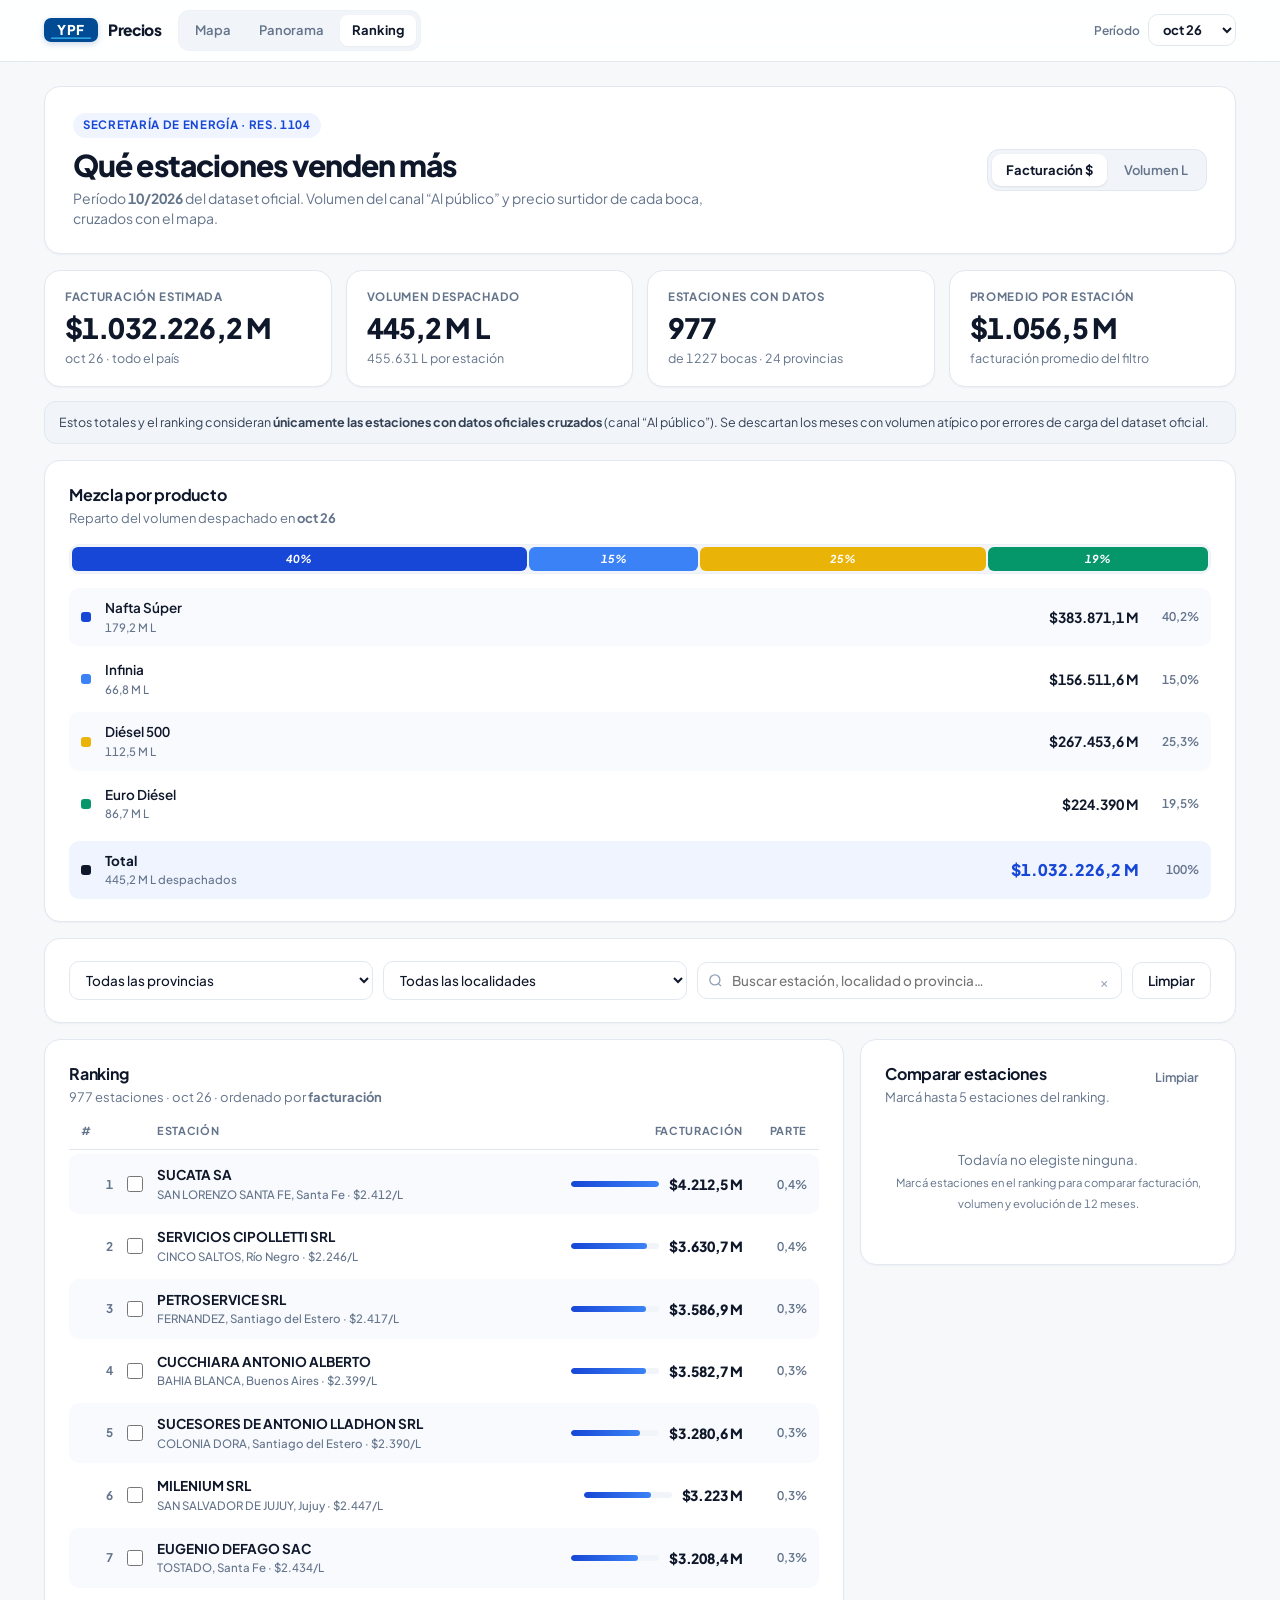
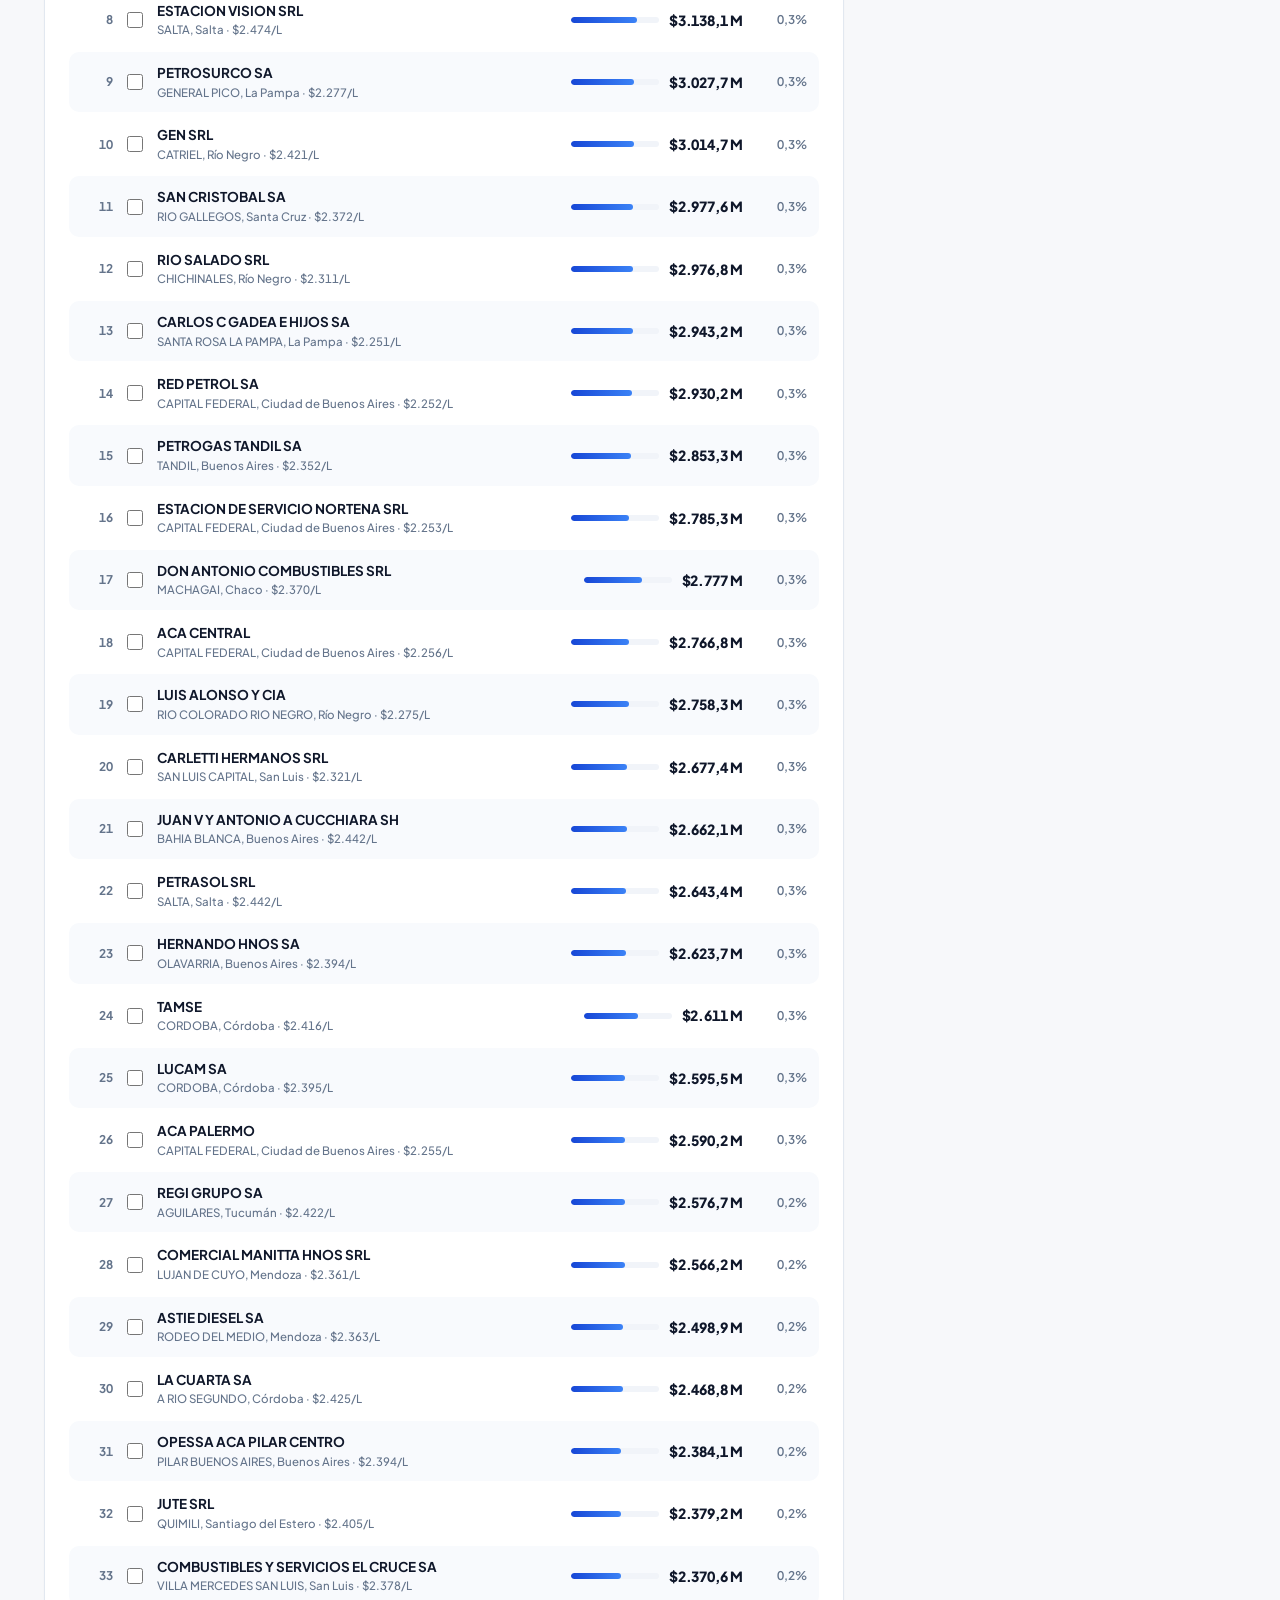
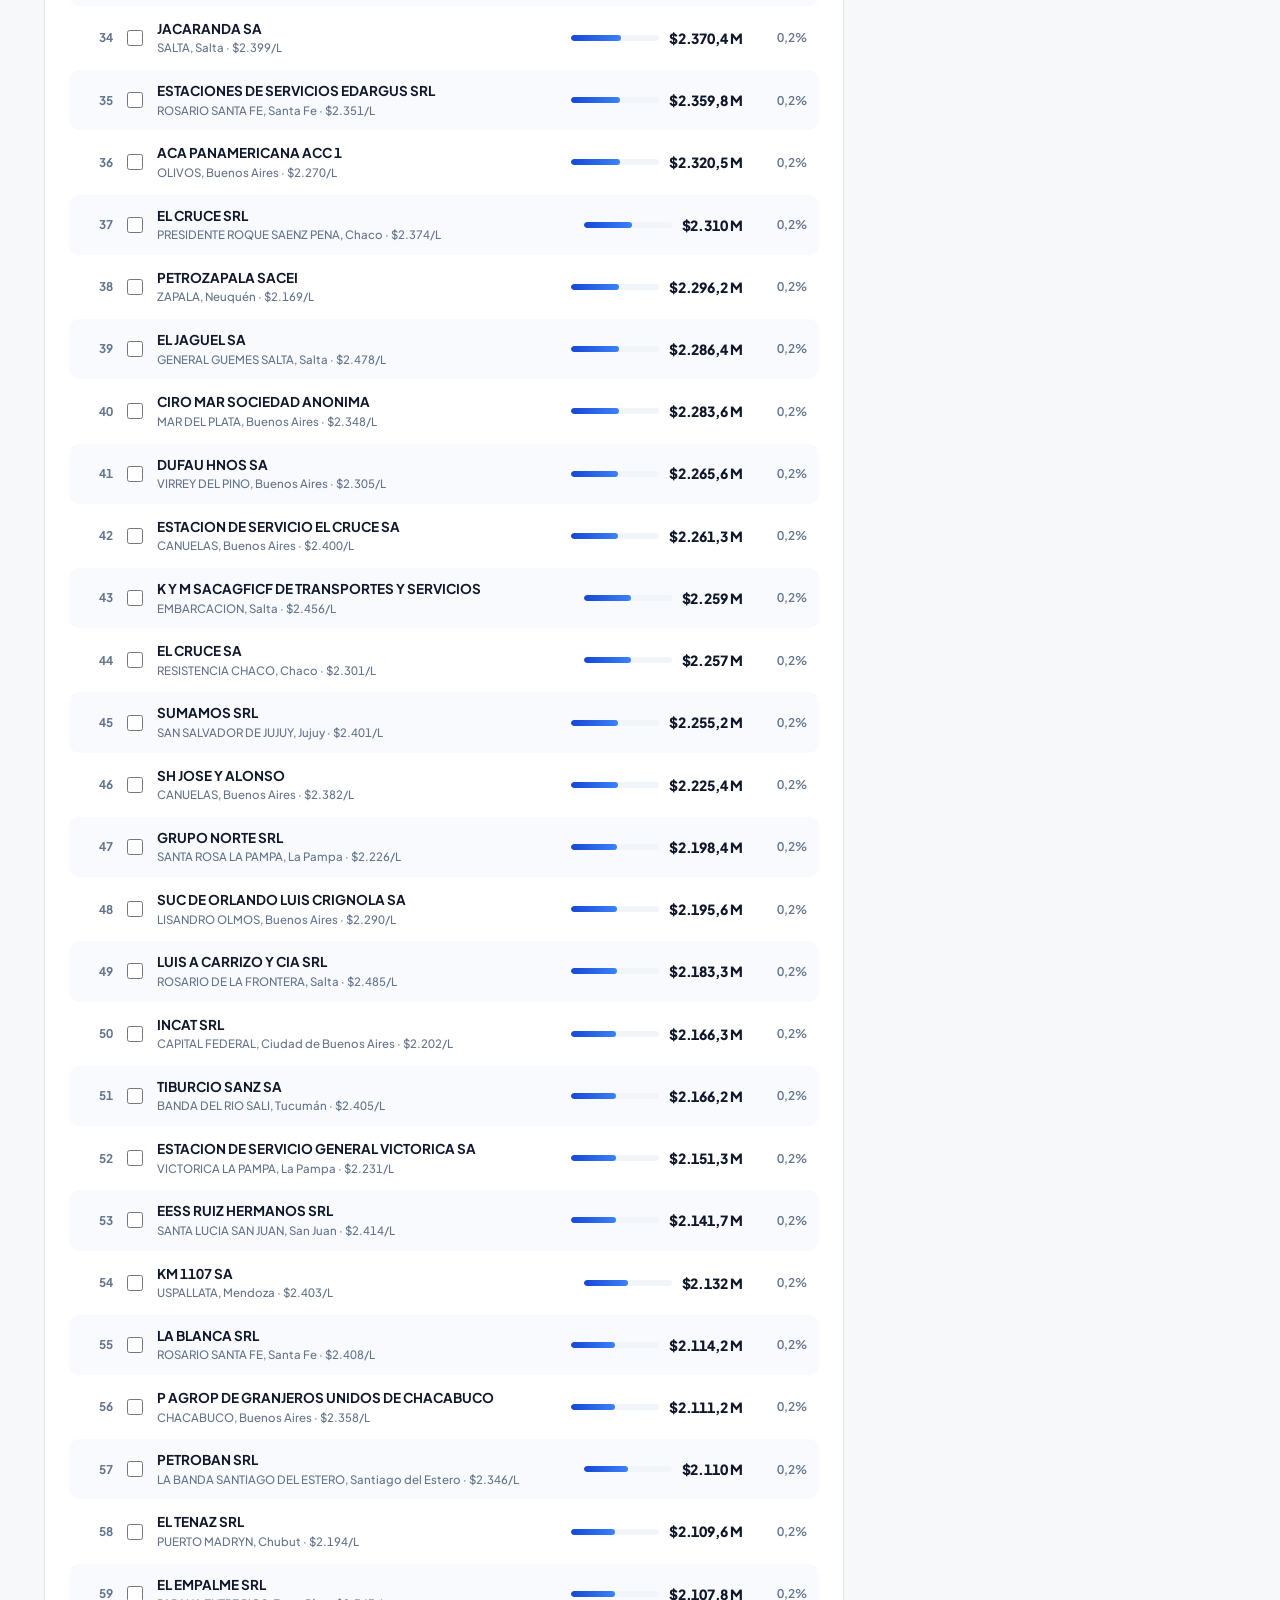
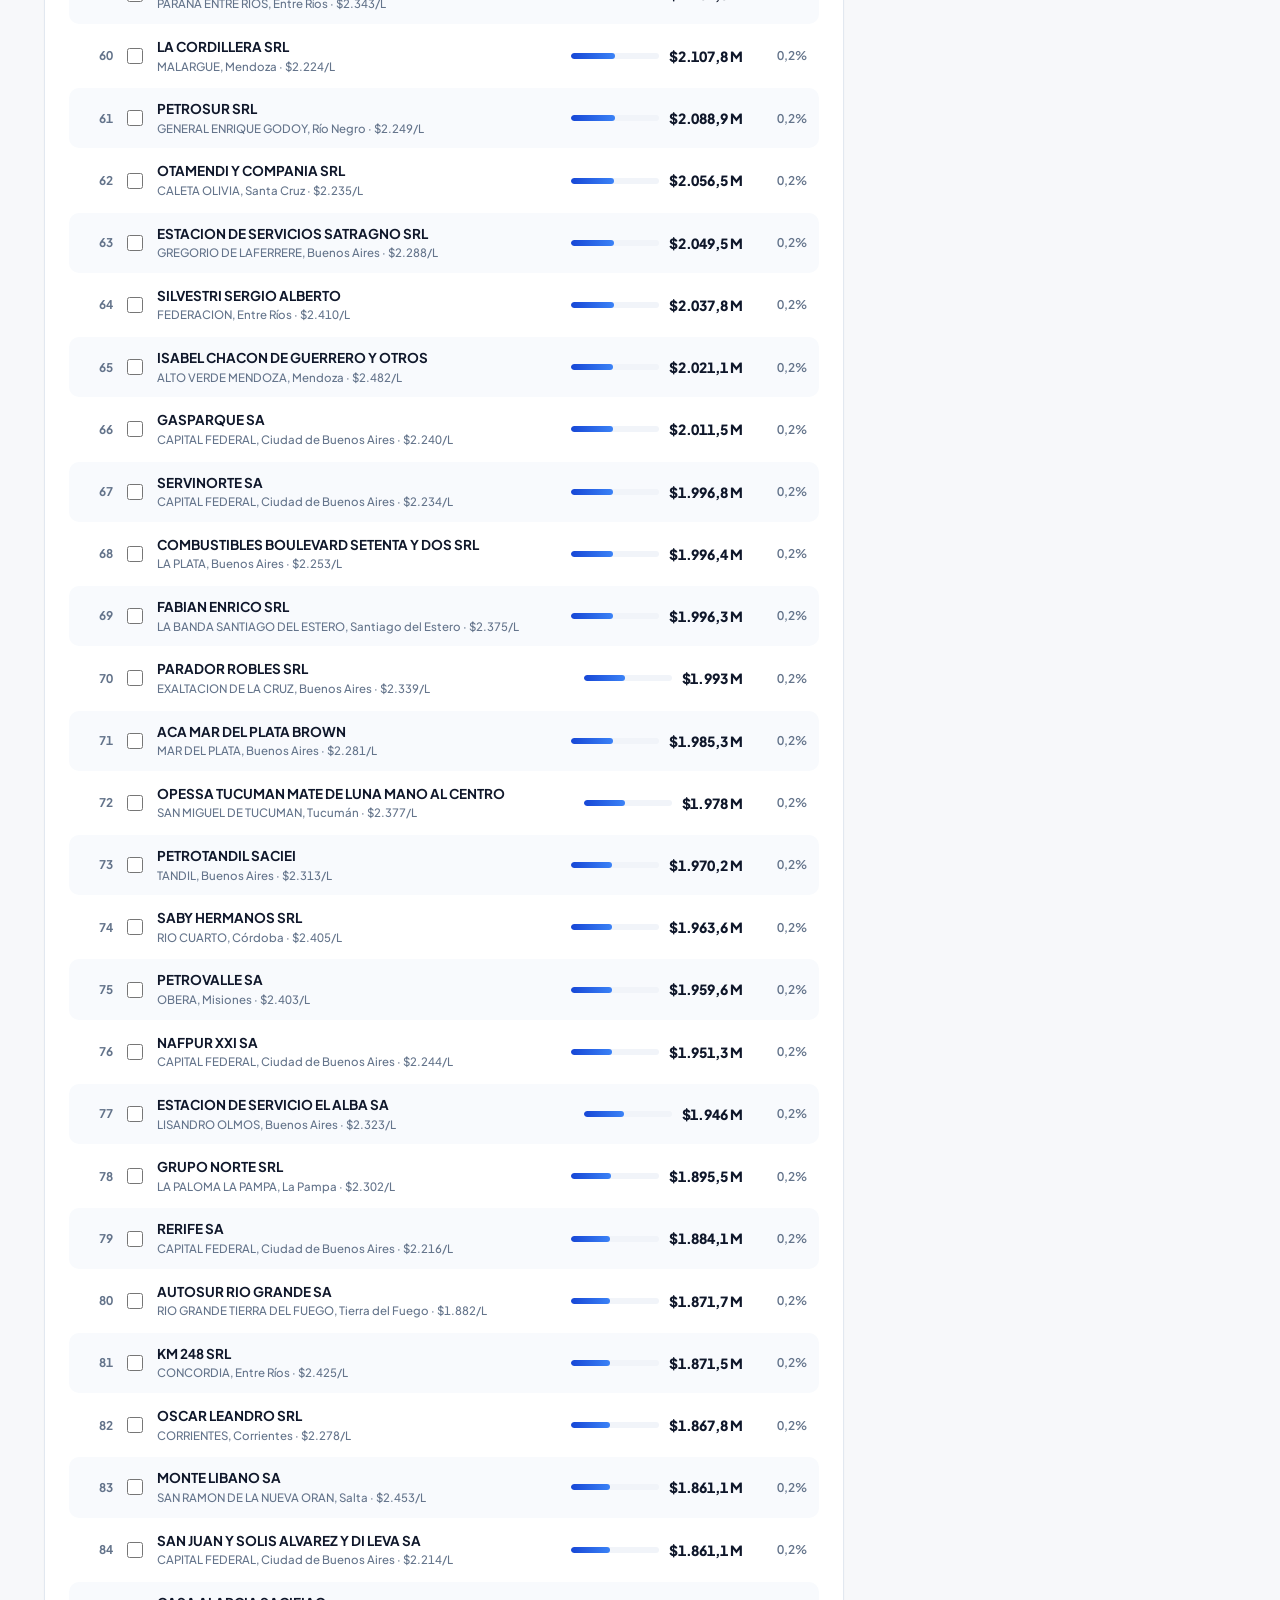
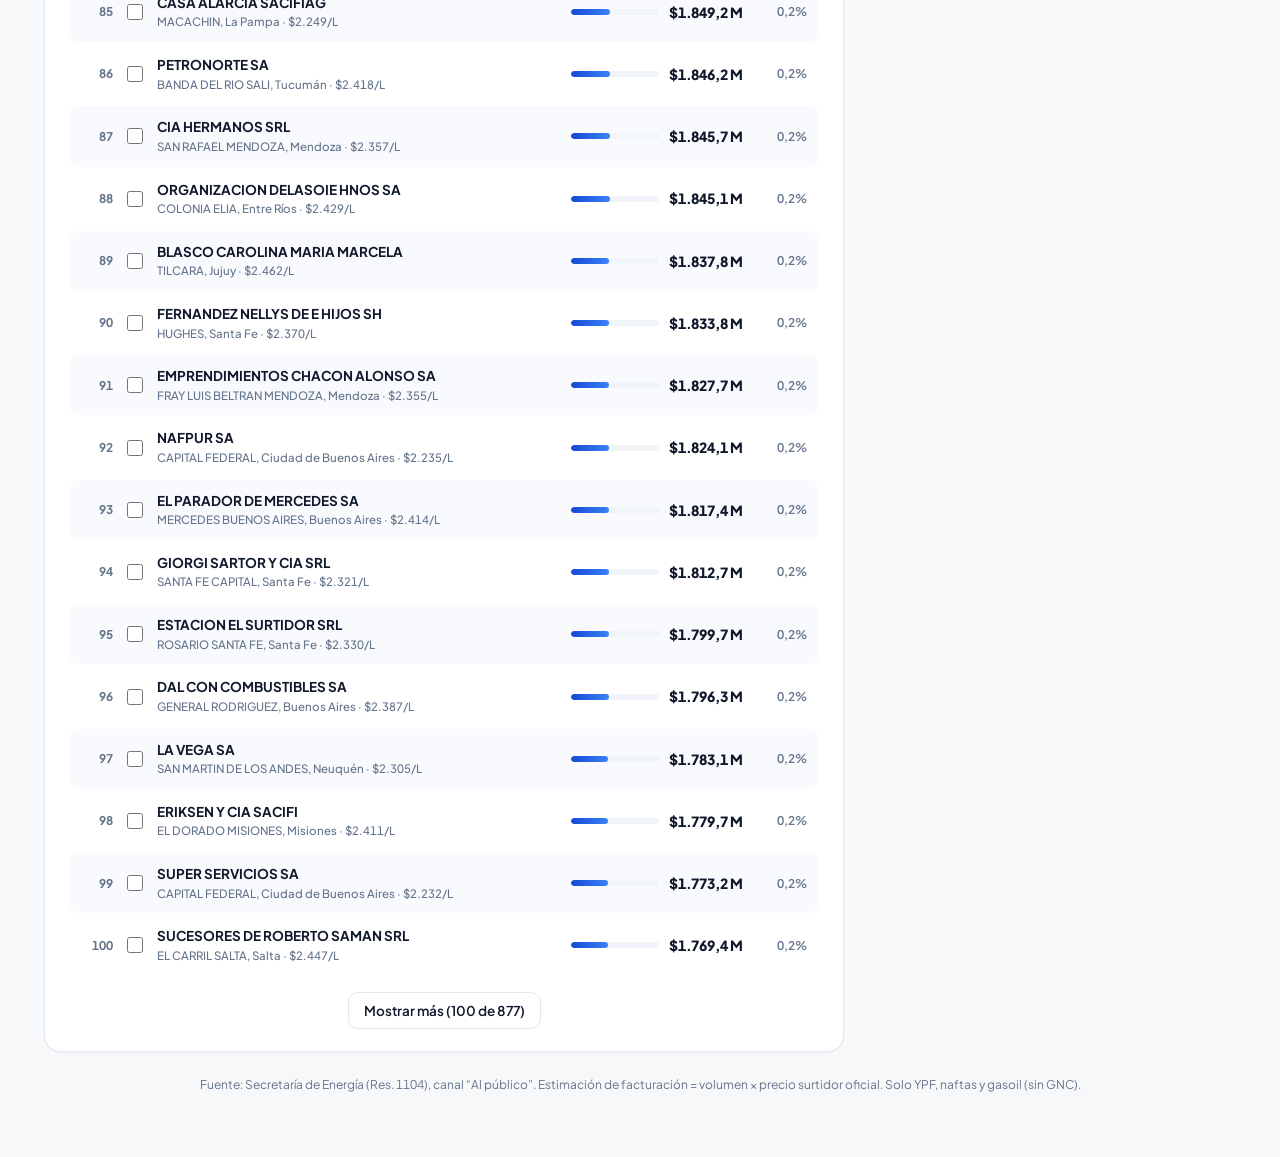
<file: docs/ranking.html>
<!DOCTYPE html>
<html lang="es-AR">
<head>
<meta charset="UTF-8">
<meta name="viewport" content="width=device-width, initial-scale=1">
<title>Ranking de ventas · Precios YPF</title>
<link rel="preconnect" href="https://fonts.googleapis.com">
<link rel="preconnect" href="https://fonts.gstatic.com" crossorigin>
<link href="https://fonts.googleapis.com/css2?family=Plus+Jakarta+Sans:wght@400;500;600;700;800&display=swap" rel="stylesheet">
<link rel="stylesheet" href="styles.css">
<style>
  .top-per-wrap {
    display: flex;
    align-items: center;
    gap: 8px;
  }
  .top-per-wrap label {
    font-size: 12px;
    font-weight: 600;
    color: var(--muted);
  }
  .top-per-wrap .select {
    width: auto;
    padding: 6px 10px;
    font-size: 13px;
    font-weight: 700;
  }

  .filter-bar {
    display: grid;
    grid-template-columns: 1fr 1fr 1.4fr auto;
    gap: 10px;
    align-items: center;
  }

  .sales-grid {
    display: grid;
    grid-template-columns: 1fr 376px;
    gap: 16px;
    align-items: start;
    margin-top: 16px;
  }

  .cmp-sticky {
    position: sticky;
    top: 80px;
  }

  /* Ranking Table / Rows */
  .rk-head {
    display: grid;
    grid-template-columns: 32px 24px minmax(0, 1fr) 88px auto 54px;
    gap: 10px;
    padding: 0 12px 10px;
    margin-top: 16px;
    font-size: 11px;
    font-weight: 700;
    text-transform: uppercase;
    letter-spacing: 0.06em;
    color: var(--muted);
    border-bottom: 1px solid var(--line);
  }
  .rk-head span:nth-child(5),
  .rk-head span:nth-child(6) { text-align: right; }

  .rk-list {
    display: grid;
    gap: 2px;
    margin-top: 4px;
  }

  .rk {
    display: grid;
    grid-template-columns: 32px 24px minmax(0, 1fr) 88px auto 54px;
    gap: 10px;
    align-items: center;
    padding: 11px 12px;
    border-radius: 10px;
    transition: background 0.12s;
  }
  .rk:nth-child(odd) { background: var(--surface-hover); }
  .rk:hover { background: var(--brand-soft); }
  .rk.sel {
    background: var(--brand-soft);
    box-shadow: inset 0 0 0 1px var(--brand-border);
  }
  .rk .pos {
    font-size: 12px;
    font-weight: 700;
    color: var(--muted);
    text-align: right;
  }
  .rk input[type="checkbox"] {
    width: 16px;
    height: 16px;
    accent-color: var(--brand);
    cursor: pointer;
  }
  .rk .nm {
    font-size: 13.5px;
    font-weight: 700;
    text-decoration: none;
    overflow: hidden;
    text-overflow: ellipsis;
    white-space: nowrap;
    color: var(--ink);
  }
  .rk .nm:hover { color: var(--brand); }
  .rk .nm small {
    display: block;
    font-weight: 500;
    font-size: 11.5px;
    color: var(--muted);
    margin-top: 2px;
    overflow: hidden;
    text-overflow: ellipsis;
  }
  .rk .bwrap {
    height: 6px;
    border-radius: 999px;
    background: var(--surface-2);
    overflow: hidden;
  }
  .rk .bwrap i {
    display: block;
    height: 100%;
    border-radius: 999px;
    background: linear-gradient(90deg, var(--brand), #3b82f6);
    transition: width 0.35s ease;
  }
  .rk .amt {
    font-size: 14px;
    font-weight: 800;
    text-align: right;
    white-space: nowrap;
    letter-spacing: -0.015em;
  }
  .rk .sh {
    font-size: 12px;
    font-weight: 600;
    color: var(--muted);
    text-align: right;
  }

  .more-wrap {
    margin-top: 16px;
    display: flex;
    justify-content: center;
  }

  /* Comparison Cards */
  .cmp-list {
    display: grid;
    gap: 10px;
    margin-top: 14px;
  }
  .ccard {
    display: grid;
    grid-template-columns: 1fr auto;
    gap: 4px 10px;
    padding: 13px 14px;
    border-radius: 12px;
    background: var(--surface-hover);
    border: 1px solid var(--line);
    position: relative;
  }
  .ccard .nm {
    font-size: 13.5px;
    font-weight: 700;
    text-decoration: none;
    overflow: hidden;
    text-overflow: ellipsis;
    white-space: nowrap;
    padding-right: 22px;
  }
  .ccard .nm:hover { color: var(--brand); }
  .ccard .sub {
    font-size: 11.5px;
    color: var(--muted);
    overflow: hidden;
    text-overflow: ellipsis;
    white-space: nowrap;
  }
  .ccard .big {
    font-size: 15px;
    font-weight: 800;
    text-align: right;
    letter-spacing: -0.02em;
    white-space: nowrap;
  }
  .ccard .big small {
    display: block;
    font-size: 11px;
    font-weight: 600;
    color: var(--muted);
    letter-spacing: 0;
  }
  .ccard .x {
    position: absolute;
    top: 9px;
    right: 9px;
    border: 0;
    background: transparent;
    color: var(--subtle);
    cursor: pointer;
    font-size: 14px;
    line-height: 1;
    width: 24px;
    height: 24px;
    border-radius: 6px;
    display: grid;
    place-items: center;
  }
  .ccard .x:hover {
    color: var(--up);
    background: var(--up-soft);
  }
  .ccard svg.spk {
    grid-column: 1 / 3;
    width: 100%;
    height: auto;
    display: block;
    margin-top: 6px;
    overflow: visible;
  }
  .spklbl {
    grid-column: 1 / 3;
    display: flex;
    justify-content: space-between;
    font-size: 10.5px;
    color: var(--muted);
    margin-top: 2px;
  }

  /* Mobile Floating Compare FAB & Sheet */
  .mob-cmp-fab { display: none; }

  @media (max-width: 1020px) {
    .sales-grid { grid-template-columns: 1fr; }
    .cmp-sticky { position: static; }
    .filter-bar { grid-template-columns: 1fr 1fr; }
    .rk, .rk-head {
      grid-template-columns: 26px 20px minmax(0, 1fr) auto 46px;
      gap: 8px;
    }
    .rk .bwrap, .rk-head span:nth-child(4) { display: none; }
    .mob-cmp-fab {
      display: flex;
      align-items: center;
      gap: 10px;
      position: fixed;
      bottom: max(16px, env(safe-area-inset-bottom));
      left: 50%;
      transform: translateX(-50%);
      z-index: 60;
      background: var(--ink);
      color: #fff;
      padding: 10px 18px;
      border-radius: 999px;
      font-size: 13px;
      font-weight: 700;
      border: 0;
      box-shadow: var(--shadow-lg);
      cursor: pointer;
    }
    .mob-cmp-fab[hidden] { display: none; }
  }

  @media (max-width: 600px) {
    .filter-bar { grid-template-columns: 1fr; }
    .top-per-wrap { width: 100%; justify-content: space-between; }
    .top-per-wrap .select { flex: 1; }
  }
</style>
</head>
<body>
<div id="topbar-root"></div>

<main class="page-wrap">
  <section class="card hero-card">
    <div>
      <span class="hero-eyebrow">Secretaría de Energía · Res. 1104</span>
      <h1>Qué estaciones venden más</h1>
      <div class="hero-desc" id="herosub">Cargando datos de volumen y facturación…</div>
    </div>
    <div>
      <div class="seg" id="met" role="tablist" aria-label="Métrica del ranking">
        <button type="button" role="tab" data-m="fac" class="on">Facturación $</button>
        <button type="button" role="tab" data-m="vol">Volumen L</button>
      </div>
    </div>
  </section>

  <section class="kpi-grid cols-4" aria-label="Resumen del período">
    <div class="kpi"><div class="kpi-label">Facturación estimada</div><div class="kpi-val" id="k1">—</div><div class="kpi-sub" id="k1s">—</div></div>
    <div class="kpi"><div class="kpi-label">Volumen despachado</div><div class="kpi-val" id="k2">—</div><div class="kpi-sub" id="k2s">—</div></div>
    <div class="kpi"><div class="kpi-label">Estaciones con datos</div><div class="kpi-val" id="k3">—</div><div class="kpi-sub" id="k3s">—</div></div>
    <div class="kpi"><div class="kpi-label">Promedio por estación</div><div class="kpi-val" id="k4">—</div><div class="kpi-sub" id="k4s">—</div></div>
  </section>

  <div class="callout">
    Estos totales y el ranking consideran <b>únicamente las estaciones con datos oficiales cruzados</b> (canal “Al público”). Se descartan los meses con volumen atípico por errores de carga del dataset oficial.
  </div>

  <section class="card panel" style="margin-top:16px">
    <div class="panel-head">
      <div>
        <h2>Mezcla por producto</h2>
        <div class="panel-sub" id="mixsub">—</div>
      </div>
    </div>
    <div class="stack" id="mix"></div>
    <div class="breakdown" id="mixt"></div>
  </section>

  <section class="card panel" style="margin-top:16px">
    <div class="filter-bar">
      <select id="prov" class="select" aria-label="Provincia"><option value="">Todas las provincias</option></select>
      <select id="loc" class="select" aria-label="Localidad"><option value="">Todas las localidades</option></select>
      <div class="search-wrap">
        <svg class="search-ico" width="15" height="15" viewBox="0 0 24 24" fill="none" stroke="currentColor" stroke-width="2.2"><circle cx="11" cy="11" r="8"/><path d="m21 21-4.3-4.3"/></svg>
        <input type="search" id="q" class="input" placeholder="Buscar estación, localidad o provincia…" aria-label="Buscar">
        <button type="button" class="search-clear" id="q-clr" aria-label="Limpiar búsqueda" hidden>×</button>
      </div>
      <button class="btn" id="clear" type="button">Limpiar</button>
    </div>
  </section>

  <div class="sales-grid" id="sales-grid">
    <section class="card panel">
      <div class="panel-head">
        <div>
          <h2>Ranking</h2>
          <div class="panel-sub" id="rksub">—</div>
        </div>
      </div>
      <div class="rk-head">
        <span>#</span><span></span><span>Estación</span><span></span><span id="rkcol">Facturación</span><span>Parte</span>
      </div>
      <div class="rk-list" id="rank"></div>
      <div class="more-wrap">
        <button class="btn" id="more" type="button" hidden>Mostrar más</button>
      </div>
    </section>

    <aside class="card panel cmp-sticky" id="cmp-panel">
      <div class="panel-head">
        <div>
          <h2>Comparar estaciones</h2>
          <div class="panel-sub" id="cmpsub">Marcá hasta 5 estaciones del ranking.</div>
        </div>
        <button type="button" class="btn btn-sm btn-ghost" id="cmp-clear" hidden>Limpiar</button>
      </div>
      <div class="cmp-list" id="cmp"></div>
    </aside>
  </div>

  <p class="credit">Fuente: Secretaría de Energía (Res. 1104), canal “Al público”. Estimación de facturación = volumen × precio surtidor oficial. Solo YPF, naftas y gasoil (sin GNC).</p>
</main>

<button type="button" class="mob-cmp-fab" id="mob-cmp-fab" hidden>
  <span>Comparar (<span id="mob-cmp-cnt">0</span>/5)</span>
  <span>Ver ↓</span>
</button>

<script src="shared.js"></script>
<script>
(() => {
  const { FUELS, FKEYS_SALES, FCOL, PAL, $, money, moneyK, fmtL, litK, pct, pctF, f2, mesLbl, esc, norm, renderTopbar } = window.YPF;

  $('#topbar-root').innerHTML = renderTopbar('ranking',
    `<div class="top-per-wrap">
      <label for="per">Período</label>
      <select id="per" class="select" aria-label="Período"></select>
    </div>`
  );

  let DOC = {}, VOL = {}, PER = [], PER_SEL = '', PROV = '', LOC = '', MET = 'fac', Q = '', SEL = [], LIMIT = 100, ROWS = [], FILT = [];

  const val = r => MET === 'fac' ? r.rev : r.L;
  const fmtV = n => MET === 'fac' ? moneyK(n) : litK(n);

  function build() {
    ROWS = [];
    for (const id in VOL) {
      const s = VOL[id], m = s.m[PER_SEL];
      if (!m) continue;
      let L = 0, rev = 0, prod = {}, prodRev = {};
      for (const k of FKEYS_SALES) {
        const c = m[k];
        if (!c) continue;
        const l = c[0] * 1000;
        prod[k] = l;
        prodRev[k] = c[1] ? l * c[1] : 0;
        L += l;
        if (c[1]) rev += l * c[1];
      }
      const d = DOC[id] || {};
      ROWS.push({
        id,
        op: d.o || s.op || '',
        loc: d.l || s.loc || '',
        prov: d.p || s.prov || '',
        L, rev, prod, prodRev
      });
    }
    fillProv();
    apply();
  }

  function fillProv(keep) {
    const provs = [...new Set(ROWS.map(r => r.prov).filter(Boolean))].sort((a, b) => a.localeCompare(b, 'es'));
    if (!keep || !provs.includes(PROV)) PROV = provs.includes(PROV) ? PROV : '';
    $('#prov').innerHTML = '<option value="">Todas las provincias</option>' +
      provs.map(p => `<option value="${esc(p)}"${p === PROV ? ' selected' : ''}>${esc(p)}</option>`).join('');
    fillLoc();
  }

  function fillLoc() {
    const base = ROWS.filter(r => !PROV || r.prov === PROV);
    const locs = [...new Set(base.map(r => r.loc).filter(Boolean))].sort((a, b) => a.localeCompare(b, 'es'));
    if (!locs.includes(LOC)) LOC = '';
    $('#loc').innerHTML = '<option value="">Todas las localidades</option>' +
      (locs.length > 1 ? locs.map(l => `<option value="${esc(l)}"${l === LOC ? ' selected' : ''}>${esc(l)}</option>`).join('') : '');
  }

  function apply() {
    const q = norm(Q);
    FILT = ROWS.filter(r =>
      (!PROV || r.prov === PROV) &&
      (!LOC || r.loc === LOC) &&
      (!q || norm(r.op + ' ' + r.loc + ' ' + r.prov).includes(q))
    );
    FILT.sort((a, b) => MET === 'fac' ? ((b.rev - a.rev) || (b.L - a.L)) : ((b.L - a.L) || (b.rev - a.rev)));
    LIMIT = 100;
    render();
  }

  function render() {
    const n = FILT.length;
    const volT = FILT.reduce((a, r) => a + r.L, 0);
    const revT = FILT.reduce((a, r) => a + r.rev, 0);
    const provs = new Set(FILT.map(r => r.prov).filter(Boolean)).size;

    $('#k1').textContent = moneyK(revT);
    $('#k1s').textContent = `${mesLbl(PER_SEL)} · ${PROV || LOC ? 'filtro aplicado' : 'todo el país'}`;
    $('#k2').textContent = litK(volT);
    $('#k2s').textContent = n ? `${fmtL(volT / n)} L por estación` : '—';
    $('#k3').textContent = new Intl.NumberFormat('es-AR').format(n);
    $('#k3s').textContent = `de ${Object.keys(VOL).length} bocas · ${provs} provincia${provs === 1 ? '' : 's'}`;
    $('#k4').textContent = n ? moneyK(revT / n) : '—';
    $('#k4s').textContent = 'facturación promedio del filtro';

    /* Mezcla por producto */
    const mix = {}, mixRev = {};
    for (const k of FKEYS_SALES) {
      mix[k] = FILT.reduce((a, r) => a + (r.prod[k] || 0), 0);
      mixRev[k] = FILT.reduce((a, r) => a + (r.prodRev[k] || 0), 0);
    }
    const mixT = FKEYS_SALES.reduce((a, k) => a + mix[k], 0);
    const revPT = FKEYS_SALES.reduce((a, k) => a + mixRev[k], 0);

    $('#mixsub').innerHTML = mixT
      ? `Reparto del volumen despachado en <b>${mesLbl(PER_SEL)}</b>${PROV || LOC ? ' (filtro aplicado)' : ''}`
      : 'Sin datos.';
    $('#mix').innerHTML = FKEYS_SALES.map(k =>
      `<i style="width:${mixT ? mix[k] / mixT * 100 : 0}%;background:${FCOL[k]}" title="${FUELS[k][0]}: ${litK(mix[k])}">
        <span>${mixT && mix[k] / mixT >= 0.1 ? (mix[k] / mixT * 100).toFixed(0) + '%' : ''}</span>
      </i>`
    ).join('');
    $('#mixt').innerHTML = FKEYS_SALES.map(k =>
      `<div class="br-row">
        <span class="sw" style="background:${FCOL[k]}"></span>
        <span class="nm">${FUELS[k][0]}<small>${litK(mix[k])}</small></span>
        <span class="amt">${moneyK(mixRev[k])}</span>
        <span class="sh">${mixT ? pctF(mix[k] / mixT) : '—'}</span>
      </div>`
    ).join('') +
      `<div class="br-row tot">
        <span class="sw" style="background:#0f172a"></span>
        <span class="nm">Total<small>${litK(mixT)} despachados</small></span>
        <span class="amt">${moneyK(revPT)}</span>
        <span class="sh">100%</span>
      </div>`;

    /* Ranking */
    $('#rkcol').textContent = MET === 'fac' ? 'Facturación' : 'Volumen';
    $('#rksub').innerHTML = `${n === 1 ? '1 estación' : n + ' estaciones'} · ${mesLbl(PER_SEL)} · ordenado por <b>${MET === 'fac' ? 'facturación' : 'volumen'}</b>${PROV ? ` · ${esc(PROV)}` : ''}${LOC ? ` · ${esc(LOC)}` : ''}`;
    const max = FILT.length ? val(FILT[0]) || 1 : 1;
    const base = MET === 'fac' ? revT : volT;

    const out = FILT.slice(0, LIMIT).map((r, i) => {
      const v = val(r), sel = SEL.includes(r.id);
      return `<div class="rk${sel ? ' sel' : ''}">
        <span class="pos">${i + 1}</span>
        <input type="checkbox" data-id="${esc(r.id)}"${sel ? ' checked' : ''} aria-label="Comparar ${esc(r.op)}">
        <a class="nm" href="estacion.html?id=${encodeURIComponent(r.id)}" title="${esc(r.op)}">${esc(r.op)}
          <small>${esc(r.loc || '—')}, ${esc(r.prov || '—')}${r.rev && r.L ? ' · ' + money(r.rev / r.L) + '/L' : ''}</small>
        </a>
        <span class="bwrap"><i style="width:${max ? v / max * 100 : 0}%"></i></span>
        <span class="amt">${fmtV(v)}</span>
        <span class="sh">${base ? pctF(v / base) : '—'}</span>
      </div>`;
    }).join('');

    $('#rank').innerHTML = out || '<div class="nodata" style="padding:28px 12px">No hay estaciones que coincidan con el filtro en este período.</div>';
    $('#more').hidden = FILT.length <= LIMIT;
    $('#more').textContent = `Mostrar más (${Math.min(100, FILT.length - LIMIT)} de ${FILT.length - LIMIT})`;

    $('#herosub').innerHTML = VOL[Object.keys(VOL)[0]]
      ? `Período <b>${f2(PER_SEL)}</b> del dataset oficial. Volumen del canal “Al público” y precio surtidor de cada boca, cruzados con el mapa.`
      : 'Cargando…';

    renderCmp();
  }

  function series(id) {
    return PER.slice(-12).map(p => {
      const s = VOL[id], m = s && s.m[p];
      if (!m) return null;
      let L = 0, rev = 0;
      for (const k of FKEYS_SALES) {
        const c = m[k];
        if (!c) continue;
        const l = c[0] * 1000;
        L += l;
        if (c[1]) rev += l * c[1];
      }
      return { p, L, rev };
    });
  }

  function spark(pts, color) {
    const ns = pts.filter(Boolean);
    if (ns.length < 2) return '';
    const W = 300, H = 42, P = 4, vs = ns.map(x => MET === 'fac' ? x.rev : x.L);
    const mn = Math.min(...vs), mx = Math.max(...vs), rng = (mx - mn) || 1;
    const xy = ns.map((x, i) => [P + i * (W - 2 * P) / (ns.length - 1), H - P - ((vs[i] - mn) / rng) * (H - 2 * P)]);
    return `<svg class="spk" viewBox="0 0 ${W} ${H}" role="img" aria-label="Evolución mensual">
      <polyline points="${xy.map(p => p[0].toFixed(1) + ',' + p[1].toFixed(1)).join(' ')}" fill="none" stroke="${color}" stroke-width="2.2" stroke-linejoin="round" stroke-linecap="round"/>
      <circle cx="${xy[xy.length - 1][0].toFixed(1)}" cy="${xy[xy.length - 1][1].toFixed(1)}" r="3.2" fill="${color}"/>
    </svg>`;
  }

  function renderCmp() {
    const box = $('#cmp');
    $('#cmp-clear').hidden = !SEL.length;
    $('#mob-cmp-fab').hidden = !SEL.length;
    $('#mob-cmp-cnt').textContent = SEL.length;

    if (!SEL.length) {
      box.innerHTML = '<div class="nodata" style="padding:28px 8px">Todavía no elegiste ninguna.<br><small>Marcá estaciones en el ranking para comparar facturación, volumen y evolución de 12 meses.</small></div>';
      $('#cmpsub').textContent = 'Marcá hasta 5 estaciones del ranking.';
      return;
    }

    const rs = SEL.map(id => FILT.find(r => r.id === id) || ROWS.find(r => r.id === id)).filter(Boolean);
    const tot = rs.reduce((a, r) => a + val(r), 0);
    $('#cmpsub').innerHTML = `${rs.length} de 5 · ${mesLbl(PER_SEL)}`;

    box.innerHTML = rs.map(r => {
      const s = VOL[r.id], pts = series(r.id), ns = pts.filter(Boolean);
      const c = PAL[SEL.indexOf(r.id) % PAL.length];
      let trend = '';
      if (ns.length >= 2) {
        const v0 = MET === 'fac' ? ns[0].rev : ns[0].L;
        const v1 = MET === 'fac' ? ns[ns.length - 1].rev : ns[ns.length - 1].L;
        if (v0 > 0) {
          const ch = (v1 / v0 - 1) * 100;
          trend = ` · <b class="${ch > 0 ? 'up' : ch < 0 ? 'down' : ''}">${pct(ch)}</b>`;
        }
      }
      return `<div class="ccard">
        <a class="nm" href="estacion.html?id=${encodeURIComponent(r.id)}">${esc(r.op)}</a>
        <button type="button" class="x" data-id="${esc(r.id)}" aria-label="Quitar">×</button>
        <div class="sub">${esc(r.loc || '—')}, ${esc(r.prov || '—')}${s && s.nro ? ' · boca ' + esc(s.nro) : ''}</div>
        <div class="big">${fmtV(val(r))}<small>${tot ? pctF(val(r) / tot) : '—'} del comparado</small></div>
        ${spark(pts, c)}
        ${ns.length > 1 ? `<div class="spklbl"><span>${mesLbl(ns[0].p)}</span><span>${mesLbl(ns[ns.length - 1].p)}${trend}</span></div>` : ''}
      </div>`;
    }).join('');
  }

  /* ── Controles ── */
  $('#met').onclick = e => {
    const b = e.target.closest('button[data-m]');
    if (!b) return;
    MET = b.dataset.m;
    $('#met').querySelectorAll('button').forEach(x => x.classList.toggle('on', x.dataset.m === MET));
    FILT.sort((a, b) => MET === 'fac' ? ((b.rev - a.rev) || (b.L - a.L)) : ((b.L - a.L) || (b.rev - a.rev)));
    render();
  };

  $('#per').onchange = e => { PER_SEL = e.target.value; build(); };
  $('#prov').onchange = e => { PROV = e.target.value; fillLoc(); apply(); };
  $('#loc').onchange = e => { LOC = e.target.value; apply(); };

  let qt;
  $('#q').oninput = e => {
    Q = e.target.value;
    $('#q-clr').hidden = !Q;
    clearTimeout(qt);
    qt = setTimeout(apply, 200);
  };
  $('#q-clr').onclick = () => { Q = ''; $('#q').value = ''; $('#q-clr').hidden = true; apply(); };
  $('#clear').onclick = () => {
    PROV = ''; LOC = ''; Q = ''; $('#q').value = ''; $('#q-clr').hidden = true;
    fillProv(); apply();
  };

  $('#more').onclick = () => {
    LIMIT += 100;
    const y = window.scrollY;
    render();
    window.scrollTo(0, y);
  };

  $('#rank').onchange = e => {
    const c = e.target.closest('input[type=checkbox]');
    if (!c) return;
    const id = c.dataset.id;
    if (c.checked) {
      if (SEL.length >= 5) { c.checked = false; return; }
      SEL.push(id);
    } else {
      SEL = SEL.filter(x => x !== id);
    }
    render();
  };

  $('#cmp').onclick = e => {
    const b = e.target.closest('button[data-id]');
    if (!b) return;
    SEL = SEL.filter(x => x !== b.dataset.id);
    render();
  };

  $('#cmp-clear').onclick = () => { SEL = []; render(); };
  $('#mob-cmp-fab').onclick = () => {
    $('#cmp-panel').scrollIntoView({ behavior: 'smooth', block: 'start' });
  };

  /* ── Carga ── */
  Promise.all([
    fetch('data.json?' + Date.now()).then(r => { if (!r.ok) throw 0; return r.json(); }),
    fetch('volumen.json?' + Date.now()).then(r => { if (!r.ok) throw 0; return r.json(); })
  ]).then(([d, v]) => {
    for (const e of (d.estaciones || [])) DOC[e.id] = e;
    VOL = v.estaciones || {};
    PER = v.periodos || [];
    if (!PER.length || !Object.keys(VOL).length) throw 0;

    const q = new URLSearchParams(location.search);
    PER_SEL = PER.includes(q.get('per')) ? q.get('per') : PER[PER.length - 1];
    PROV = q.get('prov') || '';
    LOC = q.get('loc') || '';
    MET = q.get('m') === 'vol' ? 'vol' : 'fac';
    Q = q.get('q') || '';
    $('#q').value = Q;
    $('#q-clr').hidden = !Q;
    $('#met').querySelectorAll('button').forEach(x => x.classList.toggle('on', x.dataset.m === MET));
    $('#per').innerHTML = PER.slice().reverse().map(p =>
      `<option value="${p}"${p === PER_SEL ? ' selected' : ''}>${mesLbl(p)}</option>`
    ).join('');
    build();
  }).catch(() => {
    $('#sales-grid').outerHTML = '<div class="card nodata" style="margin-top:16px">No se pudo cargar <b>volumen.json</b>.<br><small>Corré <code>python scripts/volumen.py</code> y serví la carpeta con <code>python -m http.server</code>.</small></div>';
  });
})();
</script>
</body>
</html>
</file>
<file: docs/styles.css>
:root {
  --bg: #f7f8fa;
  --surface: #ffffff;
  --surface-2: #f1f4f9;
  --surface-hover: #f8fafd;
  --ink: #0f172a;
  --ink-2: #334155;
  --muted: #64748b;
  --subtle: #94a3b8;
  --line: #e2e8f0;
  --line-soft: #eef2f6;

  --brand: #1747d6;
  --brand-hover: #1239b0;
  --brand-soft: #eff4ff;
  --brand-border: #c7d7fe;

  --up: #dc2626;
  --up-soft: #fef2f2;
  --down: #059669;
  --down-soft: #ecfdf5;

  /* Price scale (cheapest -> most expensive) */
  --s0: #059669;
  --s1: #4ead4b;
  --s2: #eab308;
  --s3: #f97316;
  --s4: #dc2626;

  --radius-sm: 8px;
  --radius-md: 12px;
  --radius-lg: 16px;
  --radius-xl: 20px;

  --shadow-xs: 0 1px 2px rgba(15, 23, 42, 0.04);
  --shadow-sm: 0 1px 3px rgba(15, 23, 42, 0.06), 0 1px 2px rgba(15, 23, 42, 0.04);
  --shadow-md: 0 4px 16px -4px rgba(15, 23, 42, 0.08), 0 2px 6px -2px rgba(15, 23, 42, 0.04);
  --shadow-lg: 0 16px 40px -10px rgba(15, 23, 42, 0.16), 0 4px 12px -4px rgba(15, 23, 42, 0.06);

  --font: 'Plus Jakarta Sans', 'Inter', system-ui, -apple-system, BlinkMacSystemFont, sans-serif;
}

*, *::before, *::after {
  box-sizing: border-box;
}

html {
  -webkit-text-size-adjust: 100%;
  scroll-behavior: smooth;
}

body {
  margin: 0;
  font-family: var(--font);
  color: var(--ink);
  background: var(--bg);
  -webkit-font-smoothing: antialiased;
  -moz-osx-font-smoothing: grayscale;
  font-variant-numeric: tabular-nums;
  line-height: 1.45;
}

a {
  color: inherit;
}

button, input, select {
  font-family: inherit;
}

:focus-visible {
  outline: 2px solid var(--brand);
  outline-offset: 2px;
}

/* ── Topbar (Dashboard pages) ───────────────────────── */
.topbar {
  position: sticky;
  top: 0;
  z-index: 40;
  background: rgba(255, 255, 255, 0.88);
  backdrop-filter: blur(14px);
  -webkit-backdrop-filter: blur(14px);
  border-bottom: 1px solid var(--line);
}

.topbar-inner {
  max-width: 1240px;
  margin: 0 auto;
  padding: 10px 24px;
  display: flex;
  align-items: center;
  gap: 16px;
  min-height: 60px;
}

.brand {
  display: inline-flex;
  align-items: center;
  gap: 10px;
  text-decoration: none;
  font-weight: 800;
  font-size: 15.5px;
  letter-spacing: -0.02em;
  color: var(--ink);
  flex-shrink: 0;
}

.brand-mark {
  width: 30px;
  height: 30px;
  border-radius: 9px;
  background: var(--brand);
  color: #fff;
  display: grid;
  place-items: center;
  box-shadow: 0 2px 8px rgba(23, 71, 214, 0.28);
}

.ypf-logo {
  display: inline-flex;
  align-items: center;
  line-height: 0;
}

.ypf-logo svg {
  display: block;
  box-shadow: 0 2px 6px rgba(0, 75, 147, 0.22);
  border-radius: 7px;
}

.nav-pills {
  display: inline-flex;
  align-items: center;
  gap: 4px;
  background: var(--surface-2);
  padding: 4px;
  border-radius: 11px;
  border: 1px solid var(--line-soft);
}

.nav-pills a {
  text-decoration: none;
  font-size: 13px;
  font-weight: 600;
  color: var(--muted);
  padding: 6px 12px;
  border-radius: 8px;
  white-space: nowrap;
  transition: color 0.15s, background 0.15s, box-shadow 0.15s;
}

.nav-pills a:hover {
  color: var(--ink);
}

.nav-pills a.active {
  background: var(--surface);
  color: var(--ink);
  font-weight: 700;
  box-shadow: var(--shadow-xs);
}

.topbar-sp {
  flex: 1;
}

.topbar-meta {
  display: inline-flex;
  align-items: center;
  gap: 8px;
  font-size: 12.5px;
  font-weight: 500;
  color: var(--muted);
  white-space: nowrap;
}

.live-dot {
  width: 7px;
  height: 7px;
  border-radius: 50%;
  background: var(--down);
  box-shadow: 0 0 0 3px rgba(5, 150, 105, 0.16);
  flex-shrink: 0;
}

.live-dot.warn {
  background: var(--s2);
  box-shadow: 0 0 0 3px rgba(234, 179, 8, 0.2);
}

/* ── Layout container ───────────────────────────────── */
.page-wrap {
  max-width: 1240px;
  margin: 0 auto;
  padding: 24px 24px 64px;
}

/* ── Cards & Panels ─────────────────────────────────── */
.card {
  background: var(--surface);
  border: 1px solid var(--line);
  border-radius: var(--radius-lg);
  box-shadow: var(--shadow-xs);
}

.panel {
  padding: 22px 24px;
}

.panel-head {
  display: flex;
  align-items: flex-start;
  justify-content: space-between;
  gap: 16px;
  flex-wrap: wrap;
}

.panel-head h2 {
  margin: 0;
  font-size: 16px;
  font-weight: 700;
  letter-spacing: -0.015em;
  color: var(--ink);
}

.panel-sub {
  margin-top: 3px;
  font-size: 13px;
  color: var(--muted);
}

/* ── Hero Header ────────────────────────────────────── */
.hero-card {
  padding: 24px 28px;
  display: flex;
  align-items: center;
  justify-content: space-between;
  gap: 24px;
  flex-wrap: wrap;
}

.hero-eyebrow {
  display: inline-flex;
  align-items: center;
  gap: 6px;
  font-size: 11.5px;
  font-weight: 700;
  text-transform: uppercase;
  letter-spacing: 0.06em;
  color: var(--brand);
  background: var(--brand-soft);
  padding: 4px 10px;
  border-radius: 999px;
  margin-bottom: 10px;
}

.hero-card h1 {
  margin: 0;
  font-size: clamp(22px, 2.8vw, 30px);
  font-weight: 800;
  letter-spacing: -0.03em;
  line-height: 1.15;
  color: var(--ink);
}

.hero-desc {
  margin-top: 6px;
  font-size: 14px;
  color: var(--muted);
  max-width: 680px;
}

/* ── KPI Grid ───────────────────────────────────────── */
.kpi-grid {
  display: grid;
  gap: 14px;
  margin-top: 16px;
}

.kpi-grid.cols-4 { grid-template-columns: repeat(4, minmax(0, 1fr)); }
.kpi-grid.cols-5 { grid-template-columns: repeat(5, minmax(0, 1fr)); }

.kpi {
  background: var(--surface);
  border: 1px solid var(--line);
  border-radius: var(--radius-lg);
  padding: 18px 20px;
  box-shadow: var(--shadow-xs);
  transition: border-color 0.15s;
}

.kpi:hover {
  border-color: #cbd5e1;
}

.kpi-label {
  font-size: 11.5px;
  font-weight: 700;
  text-transform: uppercase;
  letter-spacing: 0.06em;
  color: var(--muted);
}

.kpi-val {
  margin-top: 8px;
  font-size: clamp(22px, 2.2vw, 28px);
  font-weight: 800;
  letter-spacing: -0.03em;
  line-height: 1.1;
  color: var(--ink);
}

.kpi-val.up { color: var(--up); }
.kpi-val.down { color: var(--down); }
.kpi-val.flat { color: var(--muted); }

.kpi-sub {
  margin-top: 6px;
  font-size: 12.5px;
  color: var(--muted);
  line-height: 1.4;
}

.up { color: var(--up); }
.down { color: var(--down); }
.flat { color: var(--muted); }

/* ── Segmented Controls & Chips ─────────────────────── */
.toolbar-row {
  display: flex;
  align-items: center;
  justify-content: space-between;
  gap: 12px;
  margin: 22px 0 16px;
  flex-wrap: wrap;
}

.seg {
  display: inline-flex;
  background: var(--surface-2);
  border: 1px solid var(--line);
  padding: 4px;
  border-radius: 12px;
  gap: 3px;
  max-width: 100%;
  overflow-x: auto;
  scrollbar-width: none;
}

.seg::-webkit-scrollbar { display: none; }

.seg button, .seg label {
  border: 0;
  background: transparent;
  color: var(--muted);
  font-size: 13px;
  font-weight: 600;
  padding: 8px 14px;
  border-radius: 9px;
  cursor: pointer;
  white-space: nowrap;
  transition: all 0.15s ease;
}

.seg button:hover, .seg label:hover {
  color: var(--ink);
}

.seg button.on,
.seg input:checked + label {
  background: var(--surface);
  color: var(--ink);
  font-weight: 700;
  box-shadow: var(--shadow-sm);
}

.chips {
  display: inline-flex;
  background: var(--surface-2);
  padding: 3px;
  border-radius: 10px;
  gap: 2px;
  flex-wrap: wrap;
}

.chips button {
  border: 0;
  background: transparent;
  color: var(--muted);
  font-size: 12.5px;
  font-weight: 600;
  padding: 6px 11px;
  border-radius: 8px;
  cursor: pointer;
  transition: all 0.15s ease;
}

.chips button:hover { color: var(--ink); }

.chips button.on {
  background: var(--surface);
  color: var(--brand);
  font-weight: 700;
  box-shadow: var(--shadow-xs);
}

/* ── Buttons & Inputs ───────────────────────────────── */
.btn {
  display: inline-flex;
  align-items: center;
  justify-content: center;
  gap: 7px;
  font-size: 13.5px;
  font-weight: 600;
  padding: 9px 15px;
  border-radius: 10px;
  border: 1px solid var(--line);
  background: var(--surface);
  color: var(--ink);
  cursor: pointer;
  text-decoration: none;
  white-space: nowrap;
  transition: background 0.15s, border-color 0.15s, transform 0.12s, box-shadow 0.15s;
}

.btn:hover {
  background: var(--surface-hover);
  border-color: #cbd5e1;
}

.btn:active {
  transform: scale(0.98);
}

.btn-primary {
  background: var(--brand);
  border-color: var(--brand);
  color: #fff;
}

.btn-primary:hover {
  background: var(--brand-hover);
  border-color: var(--brand-hover);
}

.btn-ghost {
  background: transparent;
  border-color: transparent;
  color: var(--muted);
}

.btn-ghost:hover {
  background: var(--surface-2);
  color: var(--ink);
}

.btn-sm {
  padding: 6px 11px;
  font-size: 12.5px;
  border-radius: 8px;
}

.input, .select {
  width: 100%;
  font-size: 13.5px;
  font-weight: 500;
  padding: 9px 12px;
  border-radius: 10px;
  border: 1px solid var(--line);
  background: var(--surface);
  color: var(--ink);
  min-width: 0;
  transition: border-color 0.15s, box-shadow 0.15s;
}

.input:hover, .select:hover {
  border-color: #cbd5e1;
}

.input:focus, .select:focus {
  outline: none;
  border-color: var(--brand);
  box-shadow: 0 0 0 3px rgba(23, 71, 214, 0.12);
}

.search-wrap {
  position: relative;
  display: flex;
  align-items: center;
  flex: 1;
  min-width: 0;
}

.search-wrap svg.search-ico {
  position: absolute;
  left: 11px;
  color: var(--subtle);
  pointer-events: none;
}

.search-wrap .input {
  padding-left: 34px;
  padding-right: 30px;
}

.search-clear {
  position: absolute;
  right: 6px;
  border: 0;
  background: transparent;
  color: var(--subtle);
  width: 24px;
  height: 24px;
  border-radius: 6px;
  display: grid;
  place-items: center;
  cursor: pointer;
  font-size: 14px;
}

.search-clear:hover {
  background: var(--surface-2);
  color: var(--ink);
}

/* ── Charts & Tooltips ──────────────────────────────── */
.chart-box {
  margin-top: 14px;
  position: relative;
}

.chart-box svg {
  display: block;
  width: 100%;
  height: auto;
  overflow: visible;
}

.ctip {
  position: absolute;
  pointer-events: none;
  background: var(--ink);
  color: #fff;
  border-radius: 10px;
  padding: 8px 12px;
  font-size: 12px;
  box-shadow: var(--shadow-lg);
  opacity: 0;
  transform: translate(-50%, -115%);
  transition: opacity 0.12s ease;
  white-space: nowrap;
  z-index: 10;
}

.ctip b {
  display: block;
  font-size: 14px;
  font-weight: 800;
  letter-spacing: -0.02em;
}

.ctip span {
  opacity: 0.78;
  font-size: 11px;
}

.ctip.show {
  opacity: 1;
}

.cfoot {
  display: flex;
  justify-content: space-between;
  gap: 12px;
  font-size: 12.5px;
  color: var(--muted);
  margin-top: 12px;
  flex-wrap: wrap;
}

/* ── Stacked Bar & Breakdown Rows ───────────────────── */
.stack {
  margin-top: 16px;
  height: 30px;
  border-radius: 10px;
  overflow: hidden;
  display: flex;
  gap: 2px;
  background: var(--surface-2);
  padding: 2px;
  border: 1px solid var(--line-soft);
}

.stack i {
  display: block;
  height: 100%;
  position: relative;
  border-radius: 6px;
  transition: width 0.45s cubic-bezier(0.4, 0, 0.2, 1);
}

.stack i span {
  position: absolute;
  left: 50%;
  top: 50%;
  transform: translate(-50%, -50%);
  font-size: 11px;
  font-weight: 700;
  color: #fff;
}

.breakdown {
  margin-top: 14px;
  display: grid;
  gap: 4px;
}

.br-row {
  display: grid;
  grid-template-columns: 12px 1fr auto auto;
  gap: 12px;
  align-items: center;
  padding: 10px 12px;
  border-radius: 10px;
}

.br-row:nth-child(odd) {
  background: var(--surface-hover);
}

.br-row .sw {
  width: 10px;
  height: 10px;
  border-radius: 3px;
}

.br-row .nm {
  font-size: 13.5px;
  font-weight: 600;
  color: var(--ink);
}

.br-row .nm small {
  display: block;
  font-weight: 500;
  font-size: 11.5px;
  color: var(--muted);
  margin-top: 2px;
}

.br-row .amt {
  font-size: 14px;
  font-weight: 700;
  text-align: right;
  white-space: nowrap;
}

.br-row .sh {
  font-size: 12px;
  font-weight: 600;
  color: var(--muted);
  text-align: right;
  min-width: 48px;
}

.br-row.tot {
  background: var(--brand-soft) !important;
  margin-top: 4px;
}

.br-row.tot .nm { font-weight: 700; }
.br-row.tot .amt { font-size: 16px; font-weight: 800; color: var(--brand); }

/* ── Notes & Callouts ───────────────────────────────── */
.callout {
  margin-top: 14px;
  font-size: 12.5px;
  color: var(--ink-2);
  background: var(--surface-2);
  border: 1px solid var(--line);
  border-radius: 12px;
  padding: 11px 14px;
  line-height: 1.55;
}

.notes {
  margin-top: 14px;
  font-size: 12px;
  color: var(--muted);
  line-height: 1.6;
  border-top: 1px dashed var(--line);
  padding-top: 12px;
}

.notes b { color: var(--ink-2); }

/* ── Footer Meta ────────────────────────────────────── */
.foot-meta {
  margin-top: 18px;
  display: grid;
  grid-template-columns: repeat(auto-fit, minmax(190px, 1fr));
  gap: 12px;
}

.foot-meta .m {
  padding: 14px 16px;
  border-radius: var(--radius-md);
  background: var(--surface);
  border: 1px solid var(--line);
}

.foot-meta .k {
  font-size: 11px;
  font-weight: 700;
  text-transform: uppercase;
  letter-spacing: 0.06em;
  color: var(--muted);
}

.foot-meta .v {
  margin-top: 4px;
  font-size: 15.5px;
  font-weight: 700;
  color: var(--ink);
}

.foot-meta .v small {
  font-weight: 500;
  font-size: 12px;
  color: var(--muted);
}

.credit {
  margin: 24px 0 0;
  text-align: center;
  font-size: 12px;
  color: var(--muted);
}

.nodata {
  padding: 56px 16px;
  text-align: center;
  color: var(--muted);
  font-size: 13.5px;
  line-height: 1.6;
}

/* ── Responsive Topbar & Global Mobile ──────────────── */
@media (max-width: 880px) {
  .topbar-inner {
    padding: 10px 16px;
    gap: 10px;
    flex-wrap: wrap;
  }
  .topbar-meta {
    display: none;
  }
  .nav-pills {
    order: 3;
    width: 100%;
    justify-content: space-between;
  }
  .nav-pills a {
    flex: 1;
    text-align: center;
    padding: 7px 8px;
    font-size: 12.5px;
  }
  .page-wrap {
    padding: 16px 14px 56px;
  }
  .hero-card {
    padding: 18px;
    gap: 16px;
  }
  .panel {
    padding: 18px 16px;
  }
  .kpi-grid.cols-4,
  .kpi-grid.cols-5 {
    grid-template-columns: repeat(2, minmax(0, 1fr));
    gap: 10px;
  }
  .kpi {
    padding: 14px 15px;
  }
  .kpi-val {
    font-size: 21px;
  }
}

@media (max-width: 480px) {
  .kpi-grid.cols-4 {
    grid-template-columns: repeat(2, minmax(0, 1fr));
  }
  .kpi-grid.cols-5 .kpi:first-child {
    grid-column: 1 / -1;
  }
}

@media (prefers-reduced-motion: reduce) {
  *, *::before, *::after {
    transition: none !important;
    animation: none !important;
    scroll-behavior: auto !important;
  }
}
</file>
